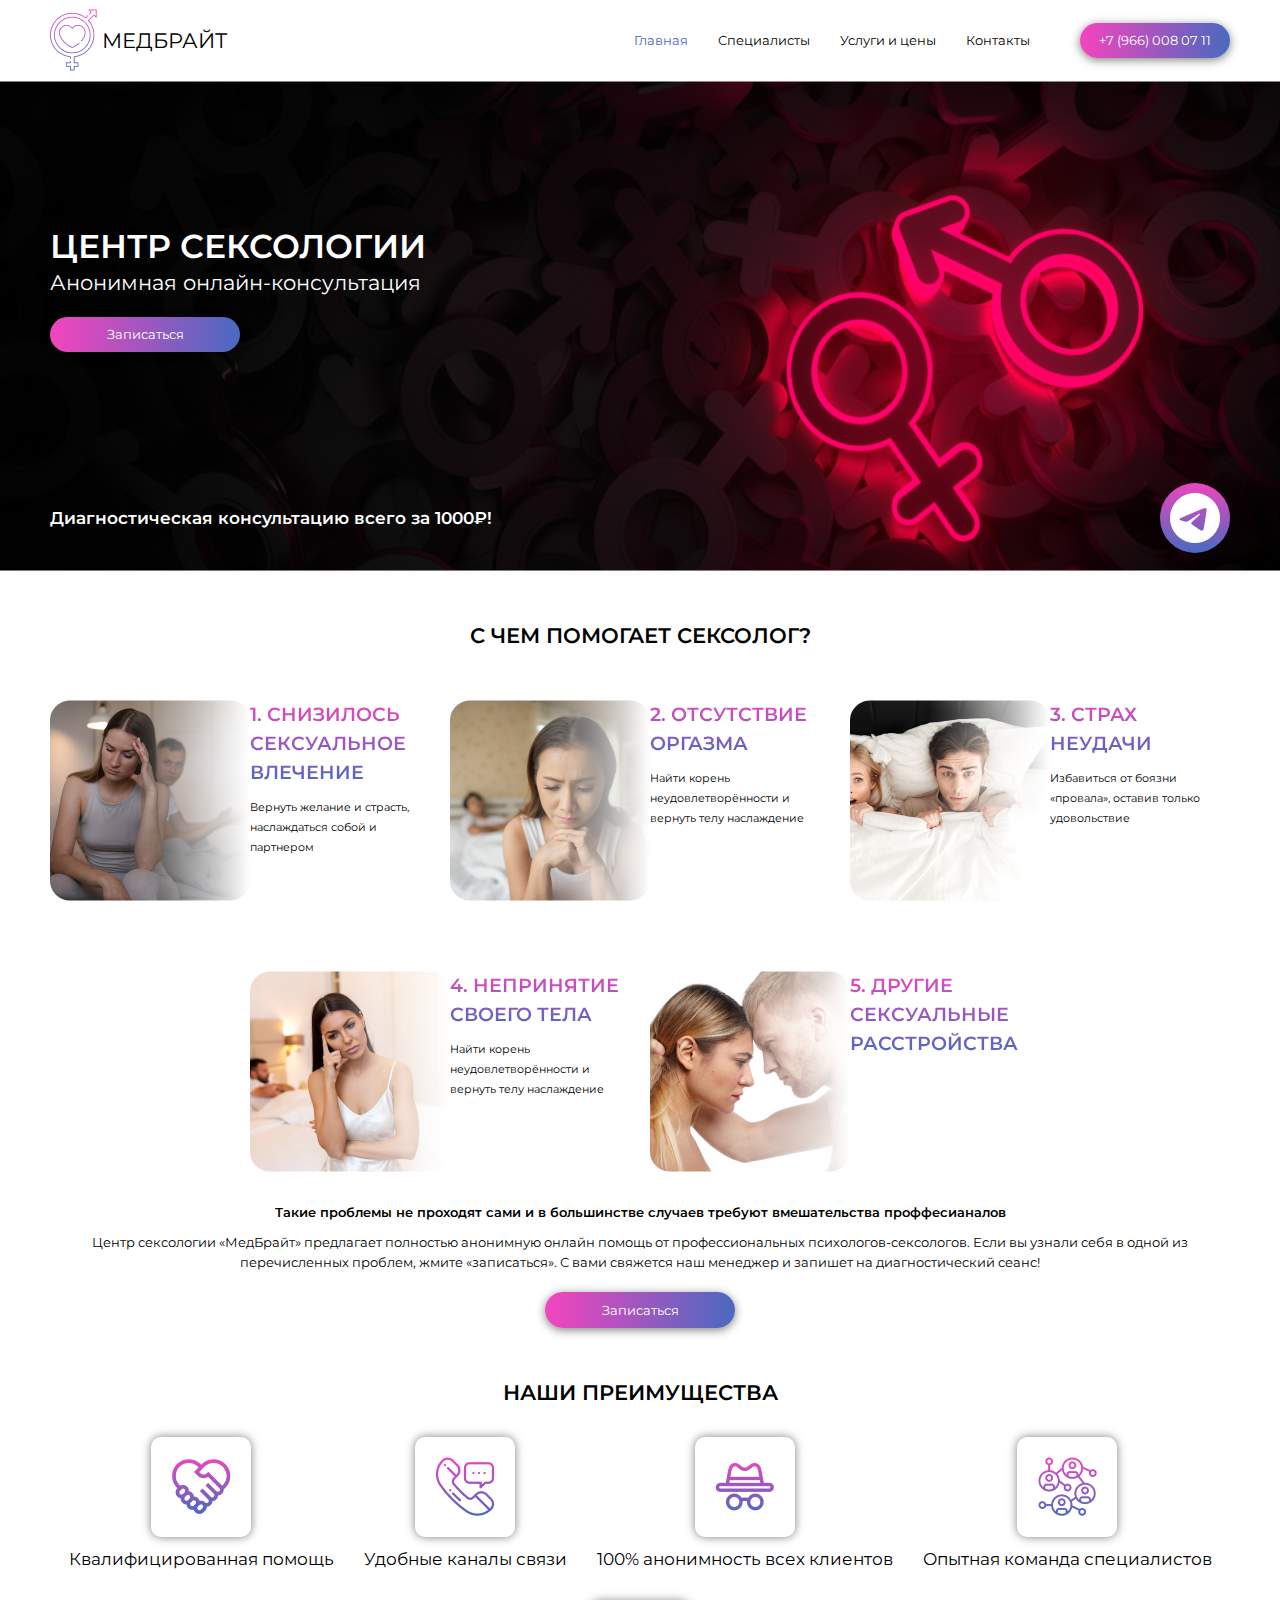
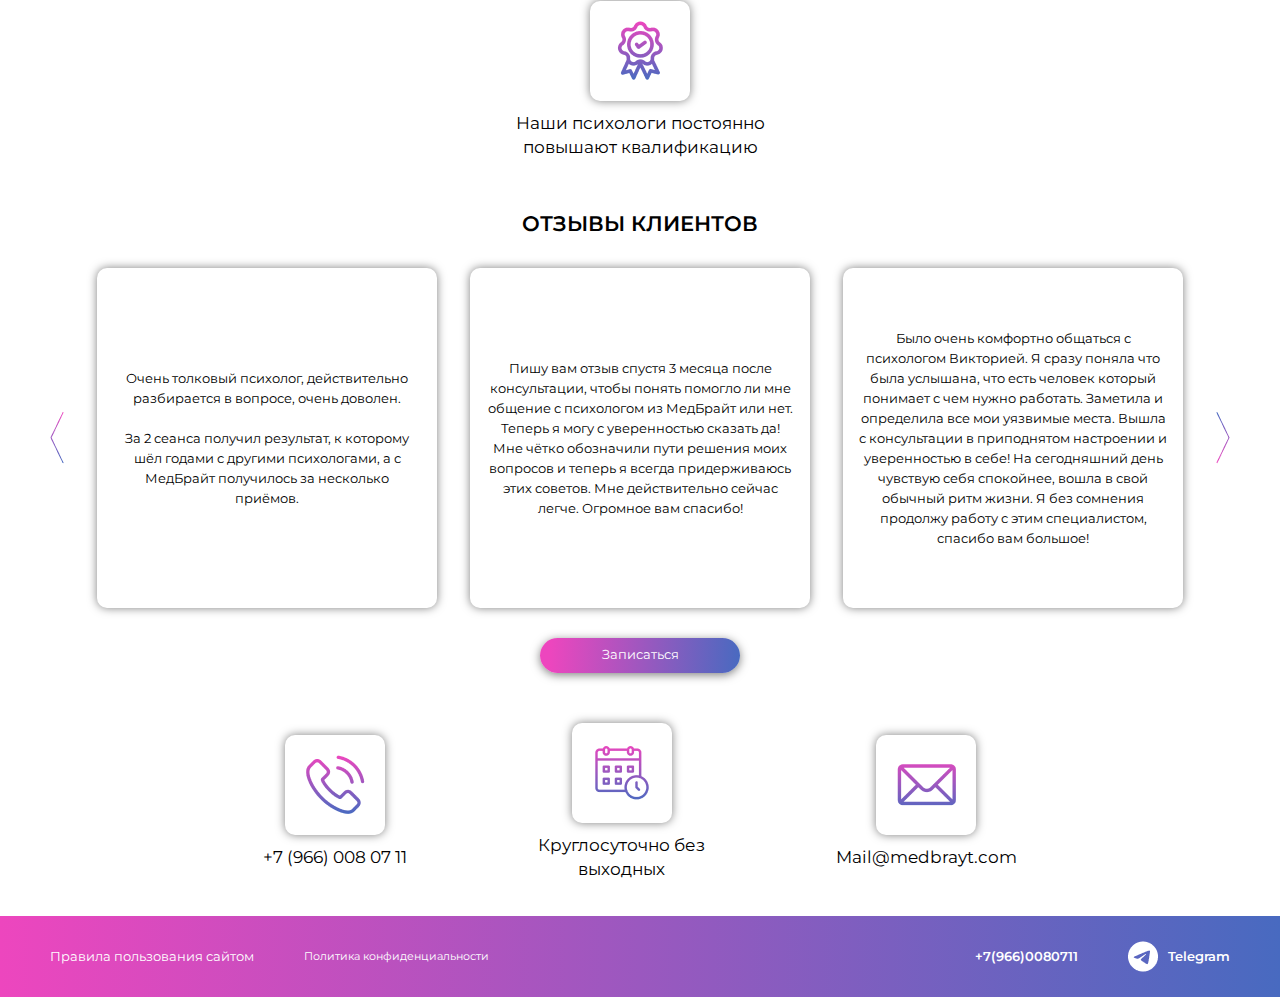
<file: index.html>
<!DOCTYPE html>
<html lang="en">
  <head>
    <meta charset="UTF-8" />
    <meta http-equiv="X-UA-Compatible" content="IE=edge" />
    <meta name="viewport" content="width=device-width, initial-scale=1.0" />
    <link rel="preconnect" href="https://fonts.googleapis.com" />
    <link rel="preconnect" href="https://fonts.gstatic.com" crossorigin />
    <link
      href="https://fonts.googleapis.com/css2?family=Montserrat:ital,wght@0,200;0,300;0,400;0,500;0,600;0,700;0,800;1,100;1,200&display=swap"
      rel="stylesheet"
    />
    <link rel="stylesheet" href="./style/style.css" />
    <link rel="stylesheet" href="./style/zeroing.css" />
    <title>Домашняя</title>
  </head>
  <body>
    <div class="main">
      <div class="main-header">
        <div class="container">
          <div class="main-header__content">
            <div class="main-header-left">
              <div class="main-header-left__logo">
                <img class="main-header-left__logo_img" src="./img/logo.png" alt="logo" />
                <div class="main-header-left__logo_text">МЕДБРАЙТ</div>
              </div>
            </div>
            <div class="main-header-right">
              <div class="main-header-right__links">
                <div class="main-header-right__link main-header-right__link_active">
                  <a href="#">Главная</a>
                </div>
                <div class="main-header-right__link">
                  <a href="#">Специалисты</a>
                </div>
                <div class="main-header-right__link">
                  <a href="#">Услуги и цены</a>
                </div>
                <div class="main-header-right__link">
                  <a href="#">Контакты</a>
                </div>
              </div>
              <div class="main-header-right__btnnumber">
                <button>+7 (966) 008 07 11</button>
              </div>
            </div>
            <div class="main-header-right-mob">
              <div class="main-header-right-mob__burger">
                <a href="#">
                  <img src="./img/burger-menu.png" alt="" />
                </a>
              </div>
            </div>
          </div>
        </div>
      </div>
      <div class="main-header-mob">
        <div class="main-header-mob__top">
          <div class="main-header-mob__close">
            <a href="#">
              <img src="./img/close-burger-menu.png" alt="close-burger-menu" />
            </a>
          </div>
          <div class="main-header-mob__btn">
            <button>+7 (966) 008 07 11</button>
          </div>
          <div class="main-header-mob__links">
            <div class="main-header-mob__link main-header-mob__link_active">
              <a href="#">Главная</a>
            </div>
            <div class="main-header-mob__link">
              <a href="#">Специалисты</a>
            </div>
            <div class="main-header-mob__link">
              <a href="#">Услуги и цены</a>
            </div>
            <div class="main-header-mob__link">
              <a href="#">Контакты</a>
            </div>
          </div>
        </div>
        <div class="main-header-mob__bottom">
          <div class="main-header-mob__infologo">
            <a class="main-header-mob__infologo_link" href="#">
              <img src="./img/burger-header-telegram.png" alt="burger-header-telegram" />
            </a>
            <div class="main-header-mob__infologo_text">Telegram</div>
          </div>
          <div class="main-header-mob__rule">
            <div class="main-header-mob__rule_one">
              <a href="#">Правила пользования сайтом</a>
            </div>
            <div class="main-header-mob__rule_two">
              <a href="#">Политика конфиденциальности</a>
            </div>
          </div>
        </div>
      </div>
      <div class="main-subheader">
        <div class="container">
          <div class="main-subheader__title">ЦЕНТР СЕКСОЛОГИИ</div>
          <div class="main-subheader__text">Анонимная онлайн-консультация</div>
          <div class="main-subheader__btn">
            <button>Записаться</button>
          </div>
          <div class="main-subheader__info">
            <div class="main-subheader__info__text">
              Диагностическая консультацию всего за 1000₽!
            </div>
            <div class="main-subheader__info_logo">
              <a href="#">
                <img src="./img/subheader-telegram.png" alt="subheader-telegram" />
              </a>
            </div>
          </div>
          <div class="main-subheader__btnmob">
            <button>Записаться</button>
          </div>
        </div>
      </div>
      <div class="main-helpsexol">
        <div class="container">
          <div class="main-helpsexol__title">С чем помогает сексолог?</div>
          <div class="main-helpsexol__content">
            <div class="main-helpsexol__content__block">
              <img src="./img/list-one.png" alt="" />
              <div>
                <div class="main-helpsexol__content__block_title">
                  1. Снизилось сексуальное влечение
                </div>
                <div class="main-helpsexol__content__block_text">
                  Вернуть желание и страсть, наслаждаться собой и партнером
                </div>
              </div>
            </div>
            <div class="main-helpsexol__content__block">
              <img src="./img/list-two.png" alt="" />
              <div>
                <div class="main-helpsexol__content__block_title">2. Отсутствие оргазма</div>
                <div class="main-helpsexol__content__block_text">
                  Найти корень неудовлетворённости и вернуть телу наслаждение
                </div>
              </div>
            </div>
            <div class="main-helpsexol__content__block">
              <img src="./img/list-three.png" alt="" />
              <div>
                <div class="main-helpsexol__content__block_title">3. Страх неудачи</div>
                <div class="main-helpsexol__content__block_text">
                  Избавиться от боязни «провала», оставив только удовольствие
                </div>
              </div>
            </div>
            <div class="main-helpsexol__content__block">
              <img src="./img/list-four.png" alt="" />
              <div>
                <div class="main-helpsexol__content__block_title">4. Непринятие своего тела</div>
                <div class="main-helpsexol__content__block_text">
                  Найти корень неудовлетворённости и вернуть телу наслаждение
                </div>
              </div>
            </div>
            <div class="main-helpsexol__content__block">
              <img src="./img/list-five.png" alt="" />
              <div>
                <div class="main-helpsexol__content__block_title">
                  5. Другие сексуальные расстройства
                </div>
              </div>
            </div>
          </div>
          <div class="main-helpsexolmob__content">
            <div class="main-helpsexolmob__content__block">
              <img src="./img/list-one.png" alt="" />
              <div>
                <div class="main-helpsexolmob__content__block_title">
                  1. Снизилось сексуальное влечение
                </div>
                <div class="main-helpsexolmob__content__block_text">
                  Вернуть желание и страсть, наслаждаться собой и партнером
                </div>
              </div>
            </div>
          </div>
          <div class="main-helpsexolmob__tgl">
            <a href="#">
              <div class="main-helpsexolmob__tgl_toggle main-helpsexolmob__tgl_toggle_act"></div>
            </a>
            <a href="#">
              <div class="main-helpsexolmob__tgl_toggle"></div>
            </a>
            <a href="#">
              <div class="main-helpsexolmob__tgl_toggle"></div>
            </a>
            <a href="#">
              <div class="main-helpsexolmob__tgl_toggle"></div>
            </a>
            <a href="#">
              <div class="main-helpsexolmob__tgl_toggle"></div>
            </a>
          </div>
          <div class="main-helpsexol__infoone">
            Такие проблемы не проходят сами и в большинстве случаев требуют вмешательства
            проффесианалов
          </div>
          <div class="main-helpsexol__infotwo">
            Центр сексологии «МедБрайт» предлагает полностью анонимную онлайн помощь от
            профессиональных психологов-сексологов. Если вы узнали себя в одной из перечисленных
            проблем, жмите «записаться». С вами свяжется наш менеджер и запишет на диагностический
            сеанс!
            <div class="main-helpsexol__ord">
              <button>Записаться</button>
            </div>
          </div>
        </div>
      </div>
      <div class="main-ourben">
        <div class="container">
          <div class="main-ourben__title">Наши преимущества</div>
          <div class="main-ourben__content">
            <div class="main-ourben__content_ben">
              <div class="main-ourben__content_ben_img">
                <img src="./img/our-ben-one.png" alt="our-ben-one" />
              </div>
              <div class="main-ourben__content_ben_text">Квалифицированная помощь</div>
            </div>
            <div class="main-ourben__content_ben">
              <div class="main-ourben__content_ben_img">
                <img src="./img/our-ben-two.png" alt="our-ben-two" />
              </div>
              <div class="main-ourben__content_ben_text">Удобные каналы связи</div>
            </div>
            <div class="main-ourben__content_ben">
              <div class="main-ourben__content_ben_img">
                <img src="./img/our-ben-three.png" alt="our-ben-three" />
              </div>
              <div class="main-ourben__content_ben_text">100% анонимность всех клиентов</div>
            </div>
            <div class="main-ourben__content_ben">
              <div class="main-ourben__content_ben_img">
                <img src="./img/our-ben-four.png" alt="our-ben-four" />
              </div>
              <div class="main-ourben__content_ben_text">Опытная команда специалистов</div>
            </div>
            <div class="main-ourben__content_ben">
              <div class="main-ourben__content_ben_img">
                <img src="./img/our-ben-five.png" alt="our-ben-five" />
              </div>
              <div class="main-ourben__content_ben_text">
                Наши психологи постоянно повышают квалификацию
              </div>
            </div>
          </div>
        </div>
      </div>
      <div class="main-reviews">
        <div class="container">
          <div class="main-reviews__title">Отзывы клиентов</div>
          <div class="main-reviews__content">
            <div class="main-reviews__content__arrowb">
              <a href="#">
                <img src="./img/reviews-arrow-back.png" alt="reviews-arrow-back" />
              </a>
            </div>
            <div class="main-reviews__content__rev">
              <div class="main-reviews__content__rev_text">
                Очень толковый психолог, действительно разбирается в вопросе, очень доволен.
                <br /><br />
                За 2 сеанса получил результат, к которому шёл годами с другими психологами, а с
                МедБрайт получилось за несколько приёмов.
              </div>
            </div>
            <div class="main-reviews__content__rev">
              <div class="main-reviews__content__rev_text">
                Пишу вам отзыв спустя 3 месяца после консультации, чтобы понять помогло ли мне
                общение с психологом из МедБрайт или нет. <br />
                Теперь я могу с уверенностью сказать да! Мне чётко обозначили пути решения моих
                вопросов и теперь я всегда придерживаюсь этих советов. Мне действительно сейчас
                легче. Огромное вам спасибо!
              </div>
            </div>
            <div class="main-reviews__content__rev">
              <div class="main-reviews__content__rev_text">
                Было очень комфортно общаться с психологом Викторией. Я сразу поняла что была
                услышана, что есть человек который понимает с чем нужно работать. Заметила и
                определила все мои уязвимые места. Вышла с консультации в приподнятом настроении и
                уверенностью в себе! На сегодняшний день чувствую себя спокойнее, вошла в свой
                обычный ритм жизни. Я без сомнения продолжу работу с этим специалистом, спасибо вам
                большое!
              </div>
            </div>
            <div class="main-reviews__content__revmob">
              <div class="main-reviews__content__revmob_text">
                Очень толковый психолог, действительно разбирается в вопросе, очень доволен.
                <br /><br />
                За 2 сеанса получил результат, к которому шёл годами с другими психологами, а с
                МедБрайт получилось за несколько приёмов.
              </div>
            </div>
            <div class="main-reviews__content__arrown">
              <a href="#">
                <img src="./img/reviews-arrow-next.png" alt="reviews-arrow-next" />
              </a>
            </div>
          </div>
          <div class="main-reviews__list">
            <a href="#">
              <div class="main-reviews__list_c main-reviews__list_c_active"></div>
            </a>
            <a href="#">
              <div class="main-reviews__list_c"></div>
            </a>
            <a href="#">
              <div class="main-reviews__list_c"></div>
            </a>
          </div>
          <div class="main-reviews__btn">
            <button>Записаться</button>
          </div>
        </div>
      </div>
      <div class="main-subfooter">
        <div class="container">
          <div class="main-subfooter__content">
            <div class="main-subfooter__content_block">
              <div class="main-subfooter__content_block_img">
                <img src="./img/sub-footer-one.png" alt="sub-footer-one" />
              </div>
              <div class="main-subfooter__content_block_text">+7 (966) 008 07 11</div>
            </div>
            <div class="main-subfooter__content_block">
              <div class="main-subfooter__content_block_img">
                <img src="./img/sub-footer-two.png" alt="sub-footer-two" />
              </div>
              <div class="main-subfooter__content_block_text">Круглосуточно без выходных</div>
            </div>
            <div class="main-subfooter__content_block">
              <div class="main-subfooter__content_block_img">
                <img src="./img/sub-footer-three.png" alt="sub-footer-three" />
              </div>
              <div class="main-subfooter__content_block_text">Mail@medbrayt.com</div>
            </div>
          </div>
        </div>
      </div>
      <div class="main-footer">
        <div class="container">
          <div class="main-footer-content">
            <div class="main-footer-left">
              <div class="main-footer-left__textone">Правила пользования сайтом</div>
              <div class="main-footer-left__texttwo">Политика конфиденциальности</div>
            </div>
            <div class="main-footer-right">
              <div class="main-footer-right__textone">+7(966)0080711</div>
              <div class="main-footer-right__texttwo">
                <div class="main-footer-right__texttwo_img">
                  <a href="#">
                    <img src="./img/footer-telegram.png" alt="footer-telegram" />
                  </a>
                </div>
                <div class="main-footer-right__texttwo_text">Telegram</div>
              </div>
            </div>
          </div>
        </div>
      </div>
    </div>
  </body>
</html>
</file>
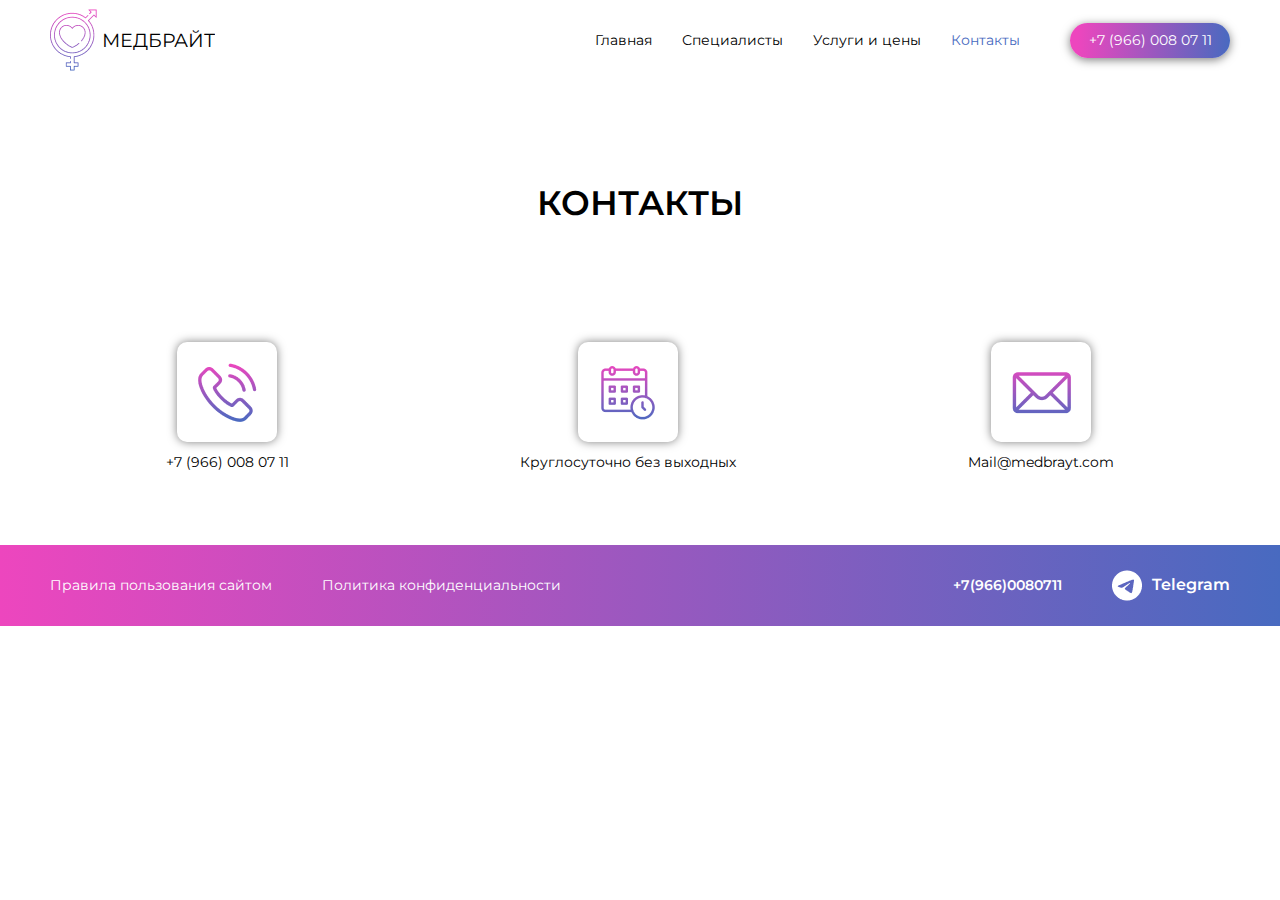
<file: indexContact.html>
<!DOCTYPE html>
<html lang="en">
  <head>
    <meta charset="UTF-8" />
    <meta http-equiv="X-UA-Compatible" content="IE=edge" />
    <meta name="viewport" content="width=device-width, initial-scale=1.0" />
    <link rel="preconnect" href="https://fonts.googleapis.com" />
    <link rel="preconnect" href="https://fonts.gstatic.com" crossorigin />
    <link
      href="https://fonts.googleapis.com/css2?family=Montserrat:ital,wght@0,200;0,300;0,400;0,500;0,600;0,700;0,800;1,100;1,200&display=swap"
      rel="stylesheet"
    />
    <link rel="stylesheet" href="./style/styleContact.css" />
    <link rel="stylesheet" href="./style/zeroing.css" />
    <title>Контакты</title>
  </head>
  <body>
    <div class="main">
      <div class="main-header">
        <div class="container">
          <div class="main-header__content">
            <div class="main-header-left">
              <div class="main-header-left__logo">
                <img class="main-header-left__logo_img" src="./img/logo.png" alt="logo" />
                <div class="main-header-left__logo_text">МЕДБРАЙТ</div>
              </div>
            </div>
            <div class="main-header-right">
              <div class="main-header-right__links">
                <div class="main-header-right__link">
                  <a href="#">Главная</a>
                </div>
                <div class="main-header-right__link">
                  <a href="#">Специалисты</a>
                </div>
                <div class="main-header-right__link">
                  <a href="#">Услуги и цены</a>
                </div>
                <div class="main-header-right__link main-header-right__link_active">
                  <a href="#">Контакты</a>
                </div>
              </div>
              <div class="main-header-right__btnnumber">
                <button>+7 (966) 008 07 11</button>
              </div>
            </div>
            <div class="main-header-right-mob">
              <div class="main-header-right-mob__burger">
                <a href="#">
                  <img src="./img/burger-menu.png" alt="" />
                </a>
              </div>
            </div>
          </div>
        </div>
      </div>
      <div class="main-header-mob">
        <div class="main-header-mob__top">
          <div class="main-header-mob__close">
            <a href="#">
              <img src="./img/close-burger-menu.png" alt="close-burger-menu" />
            </a>
          </div>
          <div class="main-header-mob__btn">
            <button>+7 (966) 008 07 11</button>
          </div>
          <div class="main-header-mob__links">
            <div class="main-header-mob__link">
              <a href="#">Главная</a>
            </div>
            <div class="main-header-mob__link">
              <a href="#">Специалисты</a>
            </div>
            <div class="main-header-mob__link">
              <a href="#">Услуги и цены</a>
            </div>
            <div class="main-header-mob__link main-header-mob__link_active">
              <a href="#">Контакты</a>
            </div>
          </div>
        </div>
        <div class="main-header-mob__bottom">
          <div class="main-header-mob__infologo">
            <a class="main-header-mob__infologo_link" href="#">
              <img src="./img/burger-header-telegram.png" alt="burger-header-telegram" />
            </a>
            <div class="main-header-mob__infologo_text">Telegram</div>
          </div>
          <div class="main-header-mob__rule">
            <div class="main-header-mob__rule_one">
              <a href="#">Правила пользования сайтом</a>
            </div>
            <div class="main-header-mob__rule_two">
              <a href="#">Политика конфиденциальности</a>
            </div>
          </div>
        </div>
      </div>
      <div class="main-contact">
        <div class="container">
          <div class="main-contact__title">Контакты</div>
          <div class="main-contact__content">
            <div class="main-contact__content_block">
              <div class="main-contact__content_block_img">
                <img src="./img/sub-footer-one.png" alt="sub-footer-one" />
              </div>
              <div class="main-contact__content_block_text">+7 (966) 008 07 11</div>
            </div>
            <div class="main-contact__content_block">
              <div class="main-contact__content_block_img">
                <img src="./img/sub-footer-two.png" alt="sub-footer-two" />
              </div>
              <div class="main-contact__content_block_text">Круглосуточно без выходных</div>
            </div>
            <div class="main-contact__content_block">
              <div class="main-contact__content_block_img">
                <img src="./img/sub-footer-three.png" alt="sub-footer-three" />
              </div>
              <div class="main-contact__content_block_text">Mail@medbrayt.com</div>
            </div>
          </div>
        </div>
      </div>
      <div class="main-footer">
        <div class="container">
          <div class="main-footer-content">
            <div class="main-footer-left">
              <div class="main-footer-left__textone">Правила пользования сайтом</div>
              <div class="main-footer-left__texttwo">Политика конфиденциальности</div>
            </div>
            <div class="main-footer-right">
              <div class="main-footer-right__textone">+7(966)0080711</div>
              <div class="main-footer-right__texttwo">
                <div class="main-footer-right__texttwo_img">
                  <a href="#">
                    <img src="./img/footer-telegram.png" alt="footer-telegram" />
                  </a>
                </div>
                <div class="main-footer-right__texttwo_text">Telegram</div>
              </div>
            </div>
          </div>
        </div>
      </div>
    </div>
  </body>
</html>
</file>
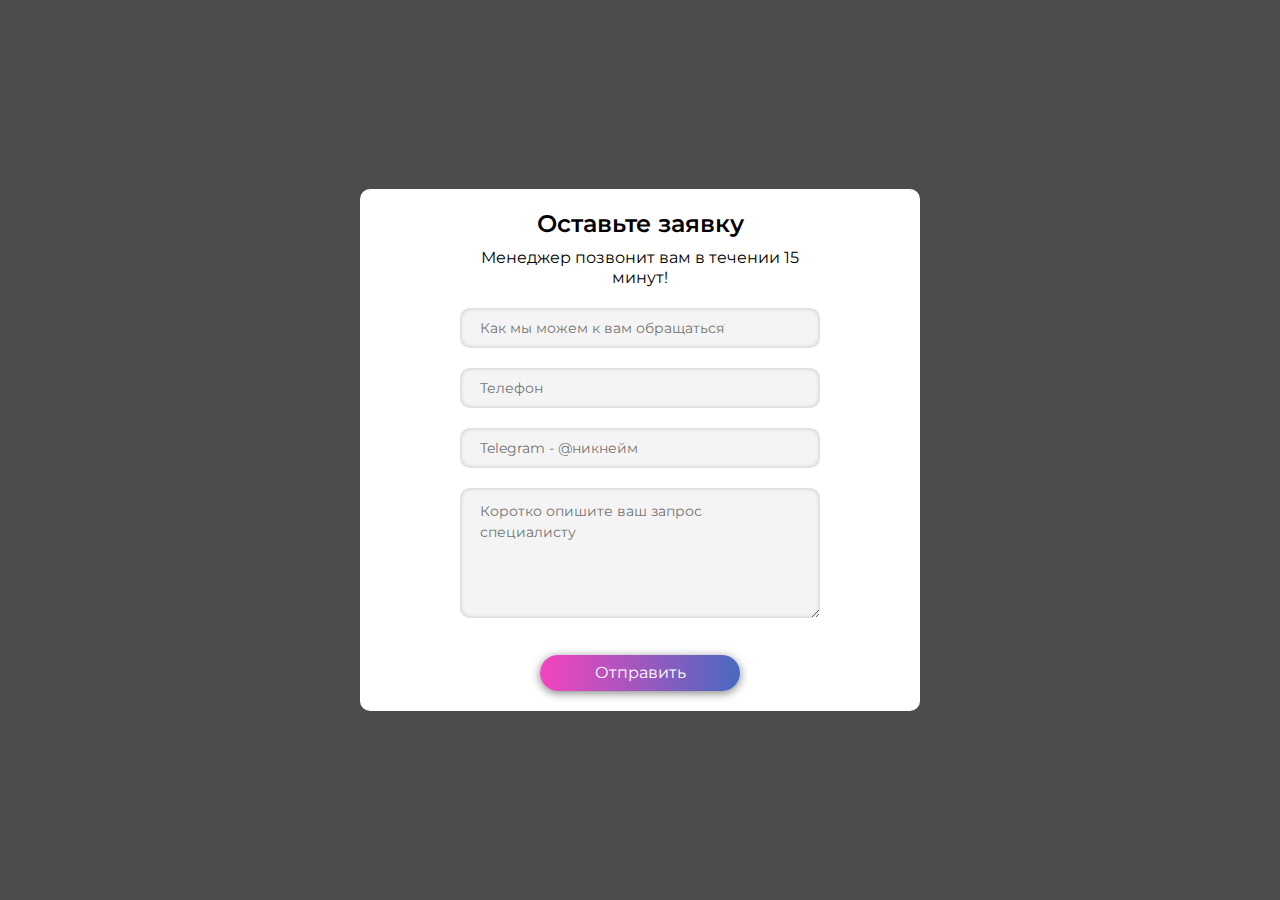
<file: indexPopupOrder.html>
<!DOCTYPE html>
<html lang="en">
  <head>
    <meta charset="UTF-8" />
    <meta http-equiv="X-UA-Compatible" content="IE=edge" />
    <meta name="viewport" content="width=device-width, initial-scale=1.0" />
    <link rel="preconnect" href="https://fonts.googleapis.com" />
    <link rel="preconnect" href="https://fonts.gstatic.com" crossorigin />
    <link
      href="https://fonts.googleapis.com/css2?family=Montserrat:ital,wght@0,200;0,300;0,400;0,500;0,600;0,700;0,800;1,100;1,200&display=swap"
      rel="stylesheet"
    />
    <link rel="stylesheet" href="./style/zeroing.css" />
    <link rel="stylesheet" href="./style/indexPopupOrder.css" />
    <title>Document</title>
  </head>
  <body>
    <div class="main">
      <div class="main-popup-order">
        <div class="main-popup-order__content">
          <div class="main-popup-order__title">Оставьте заявку</div>
          <div class="main-popup-order__subtitle">Менеджер позвонит вам в течении 15 минут!</div>
          <div class="main-popup-order__form">
            <div class="main-popup-order__form_input">
              <input type="text" placeholder="Как мы можем к вам обращаться?" />
            </div>
            <div class="main-popup-order__form_input">
              <input type="text" placeholder="Телефон" />
            </div>
            <div class="main-popup-order__form_input">
              <input type="text" placeholder="Telegram - @никнейм" />
            </div>
            <div class="main-popup-order__form_textarea">
              <textarea placeholder="Коротко опишите ваш запрос специалисту"></textarea>
            </div>
            <div class="main-popup-order__form_btn">
              <button>Отправить</button>
            </div>
          </div>
        </div>
      </div>
    </div>
  </body>
</html>
</file>
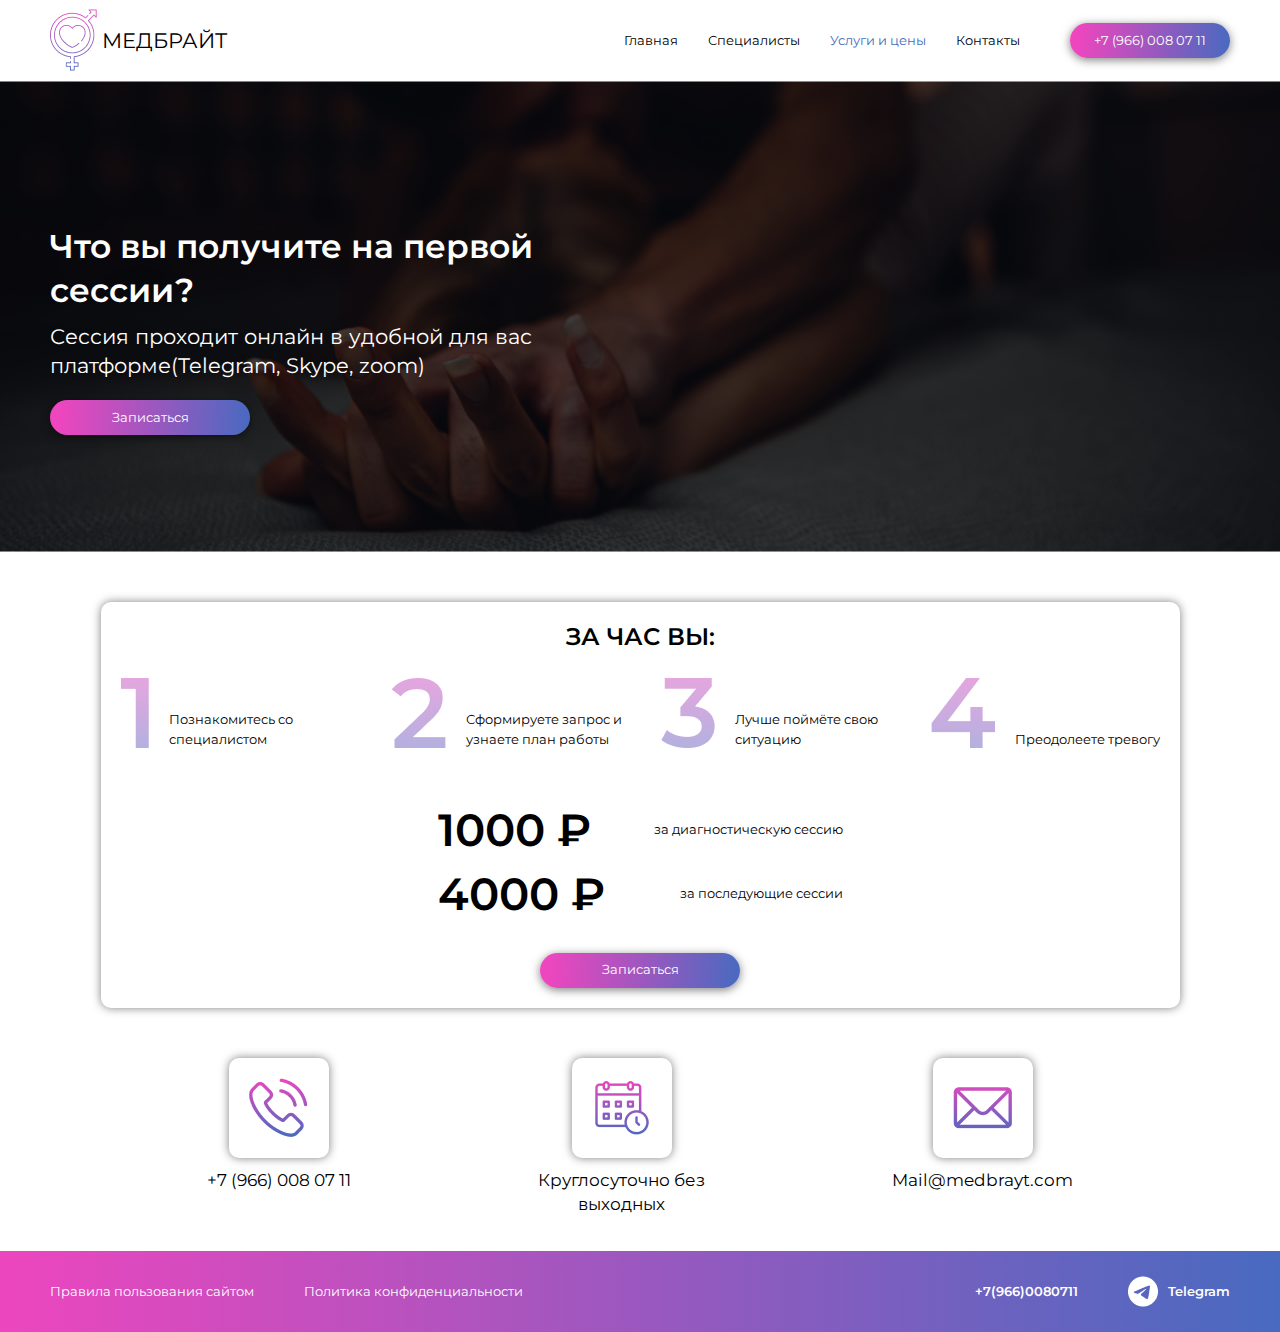
<file: indexPrice.html>
<!DOCTYPE html>
<html lang="en">
  <head>
    <meta charset="UTF-8" />
    <meta http-equiv="X-UA-Compatible" content="IE=edge" />
    <meta name="viewport" content="width=device-width, initial-scale=1.0" />
    <link rel="preconnect" href="https://fonts.googleapis.com" />
    <link rel="preconnect" href="https://fonts.gstatic.com" crossorigin />
    <link
      href="https://fonts.googleapis.com/css2?family=Montserrat:ital,wght@0,200;0,300;0,400;0,500;0,600;0,700;0,800;1,100;1,200&display=swap"
      rel="stylesheet"
    />
    <link rel="stylesheet" href="./style/stylePrice.css" />
    <link rel="stylesheet" href="./style/zeroing.css" />
    <title>Цены</title>
  </head>
  <body>
    <div class="main">
      <div class="main-header">
        <div class="container">
          <div class="main-header__content">
            <div class="main-header-left">
              <div class="main-header-left__logo">
                <img class="main-header-left__logo_img" src="./img/logo.png" alt="logo" />
                <div class="main-header-left__logo_text">МЕДБРАЙТ</div>
              </div>
            </div>
            <div class="main-header-right">
              <div class="main-header-right__links">
                <div class="main-header-right__link">
                  <a href="#">Главная</a>
                </div>
                <div class="main-header-right__link">
                  <a href="#">Специалисты</a>
                </div>
                <div class="main-header-right__link main-header-right__link_active">
                  <a href="#">Услуги и цены</a>
                </div>
                <div class="main-header-right__link">
                  <a href="#">Контакты</a>
                </div>
              </div>
              <div class="main-header-right__btnnumber">
                <button>+7 (966) 008 07 11</button>
              </div>
            </div>
            <div class="main-header-right-mob">
              <div class="main-header-right-mob__burger">
                <a href="#">
                  <img src="./img/burger-menu.png" alt="" />
                </a>
              </div>
            </div>
          </div>
        </div>
      </div>
      <div class="main-header-mob">
        <div class="main-header-mob__top">
          <div class="main-header-mob__close">
            <a href="#">
              <img src="./img/close-burger-menu.png" alt="close-burger-menu" />
            </a>
          </div>
          <div class="main-header-mob__btn">
            <button>+7 (966) 008 07 11</button>
          </div>
          <div class="main-header-mob__links">
            <div class="main-header-mob__link">
              <a href="#">Главная</a>
            </div>
            <div class="main-header-mob__link">
              <a href="#">Специалисты</a>
            </div>
            <div class="main-header-mob__link main-header-mob__link_active">
              <a href="#">Услуги и цены</a>
            </div>
            <div class="main-header-mob__link">
              <a href="#">Контакты</a>
            </div>
          </div>
        </div>
        <div class="main-header-mob__bottom">
          <div class="main-header-mob__infologo">
            <a class="main-header-mob__infologo_link" href="#">
              <img src="./img/burger-header-telegram.png" alt="burger-header-telegram" />
            </a>
            <div class="main-header-mob__infologo_text">Telegram</div>
          </div>
          <div class="main-header-mob__rule">
            <div class="main-header-mob__rule_one">
              <a href="#">Правила пользования сайтом</a>
            </div>
            <div class="main-header-mob__rule_two">
              <a href="#">Политика конфиденциальности</a>
            </div>
          </div>
        </div>
      </div>
      <div class="main-subheader">
        <div class="container">
          <div class="main-subheader__title">Что вы получите на первой сессии?</div>
          <div class="main-subheader__text">
            Сессия проходит онлайн в удобной для вас платформе(Telegram, Skype, zoom)
          </div>
          <div class="main-subheader__btn">
            <button>Записаться</button>
          </div>
        </div>
      </div>
      <div class="main-price">
        <div class="container">
          <div class="main-price__block">
            <div class="main-price__block_title">За час вы:</div>
            <div class="main-price__block_count">
              <div class="main-price__block_count_b">
                <img
                  class="main-price__block_count_b_img"
                  src="./img/price-num-one.png"
                  alt="price-num-one"
                />
                <div class="main-price__block_count_b_text">Познакомитесь со специалистом</div>
              </div>
              <div class="main-price__block_count_b">
                <img
                  class="main-price__block_count_b_img"
                  src="./img/price-num-two.png"
                  alt="price-num-two"
                />
                <div class="main-price__block_count_b_text">
                  Сформируете запрос и узнаете план работы
                </div>
              </div>
              <div class="main-price__block_count_b">
                <img
                  class="main-price__block_count_b_img"
                  src="./img/price-num-three.png"
                  alt="price-num-two"
                />
                <div class="main-price__block_count_b_text">Лучше поймёте свою ситуацию</div>
              </div>
              <div class="main-price__block_count_b">
                <img
                  class="main-price__block_count_b_img"
                  src="./img/price-num-four.png"
                  alt="price-num-two"
                />
                <div class="main-price__block_count_b_text">Преодолеете тревогу</div>
              </div>
            </div>
            <div class="main-price__block_price">
              <div class="main-price__block_price_content">
                <div class="main-price__block_price_content_price">1000 ₽</div>
                <div class="main-price__block_price_content_service">за диагностическую сессию</div>
              </div>
              <div class="main-price__block_price_content">
                <div class="main-price__block_price_content_price">4000 ₽</div>
                <div class="main-price__block_price_content_service">за последующие сессии</div>
              </div>
            </div>
            <div class="main-price__block_btn">
              <button>Записаться</button>
            </div>
          </div>
        </div>
      </div>
      <div class="main-icon">
        <div class="container">
          <div class="main-icon__block">
            <div class="main-icon__content">
              <div class="main-icon__content_img">
                <img src="./img/sub-footer-one.png" alt="sub-footer-one" />
              </div>
              <div class="main-icon__content_text">+7 (966) 008 07 11</div>
            </div>
            <div class="main-icon__content">
              <div class="main-icon__content_img">
                <img src="./img/sub-footer-two.png" alt="sub-footer-one" />
              </div>
              <div class="main-icon__content_text">Круглосуточно без выходных</div>
            </div>
            <div class="main-icon__content">
              <div class="main-icon__content_img">
                <img src="./img/sub-footer-three.png" alt="sub-footer-one" />
              </div>
              <div class="main-icon__content_text">Mail@medbrayt.com</div>
            </div>
          </div>
        </div>
      </div>
      <div class="main-footer">
        <div class="container">
          <div class="main-footer-content">
            <div class="main-footer-left">
              <div class="main-footer-left__textone">Правила пользования сайтом</div>
              <div class="main-footer-left__texttwo">Политика конфиденциальности</div>
            </div>
            <div class="main-footer-right">
              <div class="main-footer-right__textone">+7(966)0080711</div>
              <div class="main-footer-right__texttwo">
                <div class="main-footer-right__texttwo_img">
                  <a href="#">
                    <img src="./img/footer-telegram.png" alt="footer-telegram" />
                  </a>
                </div>
                <div class="main-footer-right__texttwo_text">Telegram</div>
              </div>
            </div>
          </div>
        </div>
      </div>
    </div>
  </body>
</html>
</file>
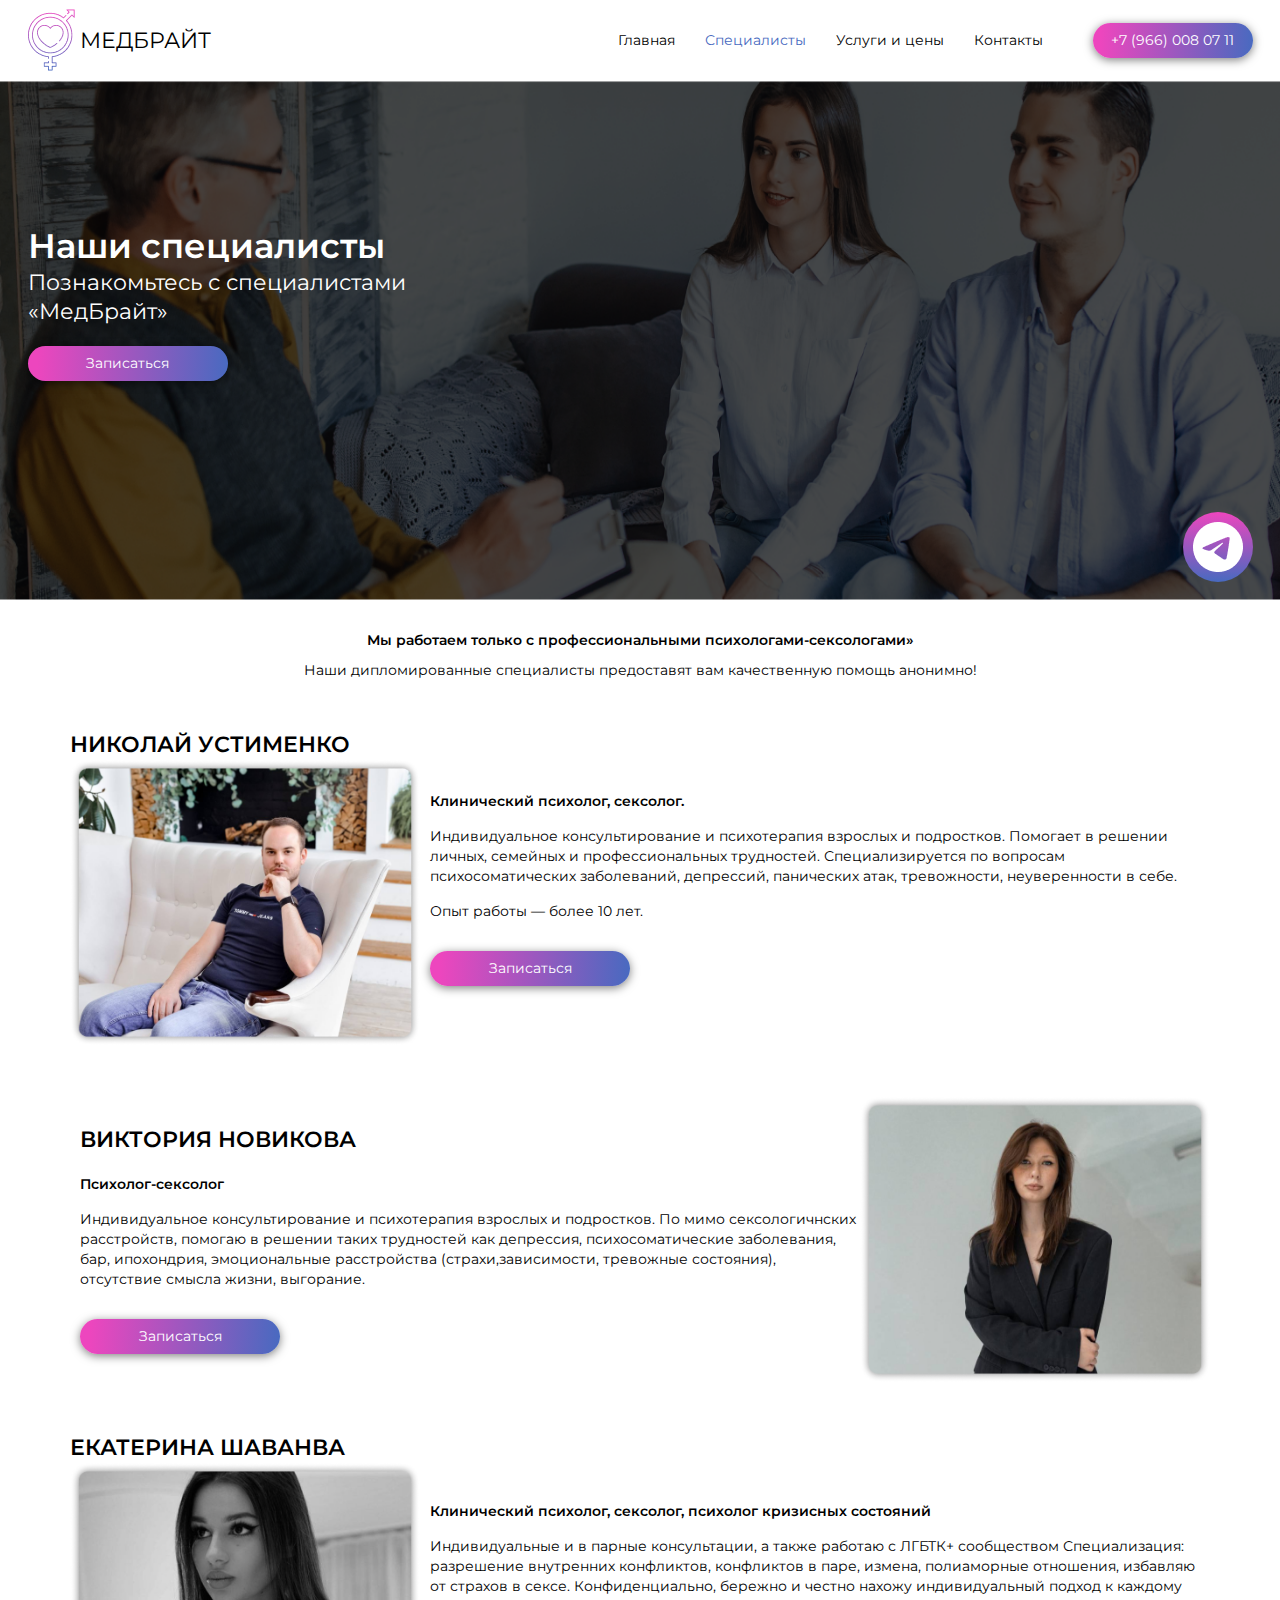
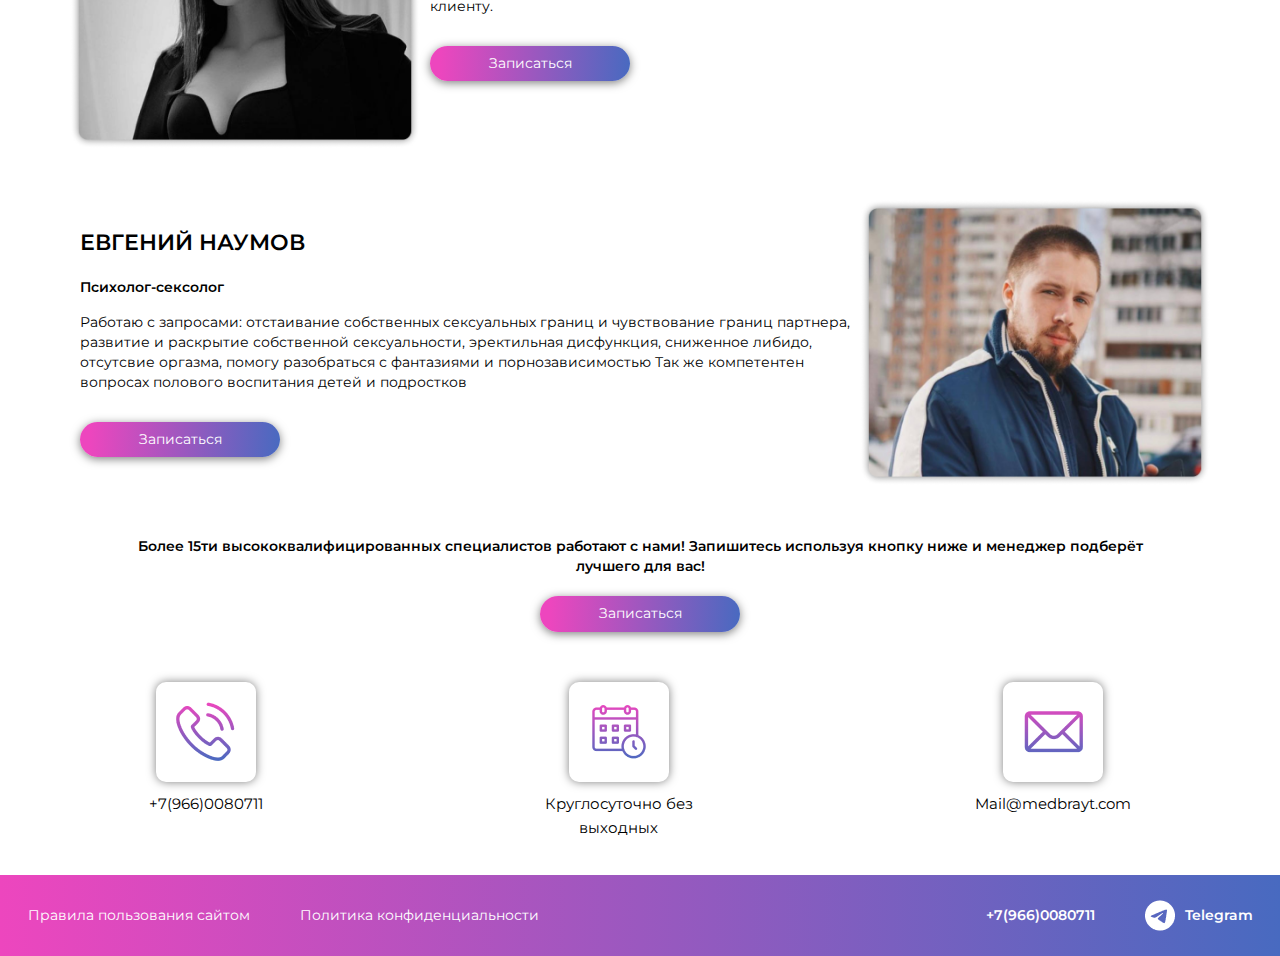
<file: indexSpecialist.html>
<!DOCTYPE html>
<html lang="en">
  <head>
    <meta charset="UTF-8" />
    <meta http-equiv="X-UA-Compatible" content="IE=edge" />
    <meta name="viewport" content="width=device-width, initial-scale=1.0" />
    <link rel="preconnect" href="https://fonts.googleapis.com" />
    <link rel="preconnect" href="https://fonts.gstatic.com" crossorigin />
    <link
      href="https://fonts.googleapis.com/css2?family=Montserrat:ital,wght@0,200;0,300;0,400;0,500;0,600;0,700;0,800;1,100;1,200&display=swap"
      rel="stylesheet"
    />
    <link rel="stylesheet" href="./style/styleSpecialist.css" />
    <link rel="stylesheet" href="./style/zeroing.css" />
    <title>Специалисты</title>
  </head>
  <body>
    <div class="main">
      <div class="main-header">
        <div class="container">
          <div class="main-header__content">
            <div class="main-header-left">
              <div class="main-header-left__logo">
                <img class="main-header-left__logo_img" src="./img/logo.png" alt="logo" />
                <div class="main-header-left__logo_text">МЕДБРАЙТ</div>
              </div>
            </div>
            <div class="main-header-right">
              <div class="main-header-right__links">
                <div class="main-header-right__link">
                  <a href="#">Главная</a>
                </div>
                <div class="main-header-right__link main-header-right__link_active">
                  <a href="#">Специалисты</a>
                </div>
                <div class="main-header-right__link">
                  <a href="#">Услуги и цены</a>
                </div>
                <div class="main-header-right__link">
                  <a href="#">Контакты</a>
                </div>
              </div>
              <div class="main-header-right__btnnumber">
                <button>+7 (966) 008 07 11</button>
              </div>
            </div>
            <div class="main-header-right-mob">
              <div class="main-header-right-mob__burger">
                <a href="#">
                  <img src="./img/burger-menu.png" alt="" />
                </a>
              </div>
            </div>
          </div>
        </div>
      </div>
      <div class="main-header-mob">
        <div class="main-header-mob__top">
          <div class="main-header-mob__close">
            <a href="#">
              <img src="./img/close-burger-menu.png" alt="close-burger-menu" />
            </a>
          </div>
          <div class="main-header-mob__btn">
            <button>+7 (966) 008 07 11</button>
          </div>
          <div class="main-header-mob__links">
            <div class="main-header-mob__link">
              <a href="#">Главная</a>
            </div>
            <div class="main-header-mob__link main-header-mob__link_active">
              <a href="#">Специалисты</a>
            </div>
            <div class="main-header-mob__link">
              <a href="#">Услуги и цены</a>
            </div>
            <div class="main-header-mob__link">
              <a href="#">Контакты</a>
            </div>
          </div>
        </div>
        <div class="main-header-mob__bottom">
          <div class="main-header-mob__infologo">
            <a class="main-header-mob__infologo_link" href="#">
              <img src="./img/burger-header-telegram.png" alt="burger-header-telegram" />
            </a>
            <div class="main-header-mob__infologo_text">Telegram</div>
          </div>
          <div class="main-header-mob__rule">
            <div class="main-header-mob__rule_one">
              <a href="#">Правила пользования сайтом</a>
            </div>
            <div class="main-header-mob__rule_two">
              <a href="#">Политика конфиденциальности</a>
            </div>
          </div>
        </div>
      </div>
      <div class="main-subheader">
        <div class="container">
          <div class="main-subheader__content">
            <div class="main-subheader__title">Наши специалисты</div>
            <div class="main-subheader__text">Познакомьтесь с специалистами «МедБрайт»</div>
            <div class="main-subheader__btn">
              <button>Записаться</button>
            </div>
            <div class="main-subheader__info">
              <div class="main-subheader__info__text">
                Диагностическая консультацию всего за 1000₽!
              </div>
              <div class="main-subheader__info_logo">
                <a href="#">
                  <img src="./img/subheader-telegram.png" alt="subheader-telegram" />
                </a>
              </div>
            </div>
          </div>
        </div>
      </div>
      <div class="main-information">
        <div class="container">
          <div class="main-information__title">
            Мы работаем только с профессиональными психологами-сексологами»
          </div>
          <div class="main-information__text">
            Наши дипломированные специалисты предоставят вам качественную помощь анонимно!
          </div>
        </div>
      </div>
      <div class="main-specialist">
        <div class="container">
          <div class="main-specialist__blockl">
            <div class="main-specialist__blockl_left">
              <div class="main-specialist__blockl_left_title">Николай Устименко</div>
              <div class="main-specialist__blockl_left_img">
                <img src="./img/spec-ustinenko-photo.png" alt="spec-ustinenko-photo" />
              </div>
            </div>
            <div class="main-specialist__blockl_right">
              <div class="main-specialist__blockl_right_title">Клинический психолог, сексолог.</div>
              <div class="main-specialist__blockl_right_text">
                Индивидуальное консультирование и психотерапия взрослых и подростков. Помогает в
                решении личных, семейных и профессиональных трудностей. Специализируется по вопросам
                психосоматических заболеваний, депрессий, панических атак, тревожности,
                неуверенности в себе.
              </div>
              <div class="main-specialist__blockl_right_text">Опыт работы — более 10 лет.</div>
              <div class="main-specialist__blockl_right_btn">
                <button>Записаться</button>
              </div>
            </div>
          </div>
          <div class="main-specialist__blockr">
            <div class="main-specialist__blockr_left">
              <div class="main-specialist__blockr_left_titleb">Виктория Новикова</div>
              <div class="main-specialist__blockr_left_title">Психолог-сексолог</div>
              <div class="main-specialist__blockr_left_text">
                Индивидуальное консультирование и психотерапия взрослых и подростков. По мимо
                сексологичнских расстройств, помогаю в решении таких трудностей как депрессия,
                психосоматические заболевания, бар, ипохондрия, эмоциональные расстройства
                (страхи,зависимости, тревожные состояния), отсутствие смысла жизни, выгорание.
              </div>
              <div class="main-specialist__blockr_left_btn">
                <button>Записаться</button>
              </div>
            </div>
            <div class="main-specialist__blockr_right">
              <div class="main-specialist__blockr_right_img">
                <img src="./img/spec-novikova-photo.png" alt="spec-novikova-photo" />
              </div>
            </div>
          </div>
          <div class="main-specialist__blockl">
            <div class="main-specialist__blockl_left">
              <div class="main-specialist__blockl_left_title">Екатерина Шаванва</div>
              <div class="main-specialist__blockl_left_img">
                <img src="./img/spec-shavanba-photo.png" alt="spec-shavanba-photo" />
              </div>
            </div>
            <div class="main-specialist__blockl_right">
              <div class="main-specialist__blockl_right_title">
                Клинический психолог, сексолог, психолог кризисных состояний
              </div>
              <div class="main-specialist__blockl_right_text">
                Индивидуальные и в парные консультации, а также работаю с ЛГБТК+ сообществом
                Специализация: разрешение внутренних конфликтов, конфликтов в паре, измена,
                полиаморные отношения, избавляю от страхов в сексе. Конфиденциально, бережно и
                честно нахожу индивидуальный подход к каждому клиенту.
              </div>
              <div class="main-specialist__blockl_right_btn">
                <button>Записаться</button>
              </div>
            </div>
          </div>
          <div class="main-specialist__blockr">
            <div class="main-specialist__blockr_left">
              <div class="main-specialist__blockr_left_titleb">Евгений Наумов</div>
              <div class="main-specialist__blockr_left_title">Психолог-сексолог</div>
              <div class="main-specialist__blockr_left_text">
                Работаю с запросами: отстаивание собственных сексуальных границ и чувствование
                границ партнера, развитие и раскрытие собственной сексуальности, эректильная
                дисфункция, сниженное либидо, отсутсвие оргазма, помогу разобраться с фантазиями и
                порнозависимостью Так же компетентен вопросах полового воспитания детей и подростков
              </div>
              <div class="main-specialist__blockr_left_btn">
                <button>Записаться</button>
              </div>
            </div>
            <div class="main-specialist__blockr_right">
              <div class="main-specialist__blockr_right_img">
                <img src="./img/spec-naumov-photo.png" alt="spec-naumov-photo" />
              </div>
            </div>
          </div>
        </div>
      </div>
      <div class="main-entry">
        <div class="container">
          <div class="main-entry__block">
            <div class="main-entry__title">
              Более 15ти высококвалифицированных специалистов работают с нами! Запишитесь используя
              кнопку ниже и менеджер подберёт лучшего для вас!
            </div>
            <div class="main-entry__btn">
              <button>Записаться</button>
            </div>
          </div>
        </div>
      </div>
      <div class="main-info-icon">
        <div class="container">
          <div class="main-info__content">
            <div class="main-info__block">
              <div class="main-info__block_img">
                <img src="./img/sub-footer-one.png" alt="" />
              </div>
              <div class="main-info__block_text">+7(966)0080711</div>
            </div>
            <div class="main-info__block">
              <div class="main-info__block_img">
                <img src="./img/sub-footer-two.png" alt="" />
              </div>
              <div class="main-info__block_text">Круглосуточно без выходных</div>
            </div>
            <div class="main-info__block">
              <div class="main-info__block_img">
                <img src="./img/sub-footer-three.png" alt="" />
              </div>
              <div class="main-info__block_text">Mail@medbrayt.com</div>
            </div>
          </div>
        </div>
      </div>
      <div class="main-footer">
        <div class="container">
          <div class="main-footer-content">
            <div class="main-footer-left">
              <div class="main-footer-left__textone">Правила пользования сайтом</div>
              <div class="main-footer-left__texttwo">Политика конфиденциальности</div>
            </div>
            <div class="main-footer-right">
              <div class="main-footer-right__textone">+7(966)0080711</div>
              <div class="main-footer-right__texttwo">
                <div class="main-footer-right__texttwo_img">
                  <a href="#">
                    <img src="./img/footer-telegram.png" alt="footer-telegram" />
                  </a>
                </div>
                <div class="main-footer-right__texttwo_text">Telegram</div>
              </div>
            </div>
          </div>
        </div>
      </div>
    </div>
  </body>
</html>
</file>
<file: style/style.css>
.main {
  width: 100%;
  height: 100vh;
  position: relative;
}

.container {
  max-width: 1180px;
  margin: 0 auto;
}

.main-header {
  padding: 9.47px 0 10px 0;
}

.main-header__content {
  display: flex;
  align-items: center;
  justify-content: space-between;
}

.main-header-left__logo {
  display: flex;
  align-items: center;
}

.main-header-left__logo_text {
  margin-left: 5px;
  font-family: "Montserrat";
  font-style: normal;
  font-weight: 400;
  font-size: 24px;
  line-height: 29px;
  color: #000000;
}

.main-header-right {
  display: flex;
  align-items: center;
}

.main-header-right__links {
  display: flex;
}

.main-header-right__link > a {
  font-family: "Montserrat";
  font-style: normal;
  font-weight: 400;
  font-size: 16px;
  text-decoration: none;
  line-height: 20px;
  color: #000000;
}

.main-header-right__link:not(:last-child) {
  margin-right: 30px;
}

.main-header-right__link_active > a {
  color: #486ac0;
}

.main-header-right__btnnumber {
  margin-left: 50px;
}

.main-header-right__btnnumber > button {
  cursor: pointer;
  border: none;
  width: 160px;
  height: 35.1px;
  background: linear-gradient(93.44deg, #ed46be 5.12%, #486ac0 100%);
  box-shadow: 0px 2px 10px rgba(0, 0, 0, 0.5);
  border-radius: 1000px;
  font-family: "Montserrat";
  font-style: normal;
  font-weight: 400;
  font-size: 14px;
  line-height: 20px;
  color: #fff;
}

.main-header-right-mob {
  display: none;
}

/*  */
.main-header-mob {
  display: none;
  flex-direction: column;
  justify-content: space-between;
  padding: 20px 22px 50px 20px;
  position: absolute;
  top: 0;
  right: 0;
  width: 250px;
  height: 100vh;
  background-color: #fff;
  z-index: 10000;
}

.main-header-mob__close > a {
  display: flex;
  justify-content: end;
}

.main-header-mob__btn {
  margin-top: 30px;
  text-align: center;
}

.main-header-mob__btn > button {
  cursor: pointer;
  width: 160px;
  height: 35.1px;
  border: none;
  font-size: 16px;
  background: linear-gradient(93.44deg, #ed46be 5.12%, #486ac0 100%);
  box-shadow: 0px 2px 10px rgba(0, 0, 0, 0.5);
  border-radius: 1000px;
  color: #fff;
}

.main-header-mob__links {
  margin-top: 50px;
  text-align: center;
}

.main-header-mob__link > a {
  font-family: "Montserrat";
  font-style: normal;
  font-weight: 400;
  font-size: 16px;
  line-height: 20px;
  text-align: center;
  color: #000000;
  text-decoration: none;
}

.main-header-mob__link_active > a {
  color: #486ac0;
}

.main-header-mob__infologo {
  display: flex;
  align-items: center;
  justify-content: center;
}

.main-header-mob__infologo_text {
  margin-left: 10px;
  font-family: "Montserrat";
  font-style: normal;
  font-weight: 600;
  font-size: 16px;
  line-height: 20px;
  background: linear-gradient(90.16deg, #ed46be 1.33%, #486ac0 103.35%);
  -webkit-background-clip: text;
  -webkit-text-fill-color: transparent;
  background-clip: text;
}

.main-header-mob__rule {
  margin-top: 19.87px;
}

.main-header-mob__rule_one {
  display: flex;
  justify-content: center;
}

.main-header-mob__rule_one > a {
  font-family: "Montserrat";
  font-style: normal;
  font-weight: 400;
  font-size: 16px;
  line-height: 20px;
  text-align: center;
  color: #000000;
  text-decoration: none;
}

.main-header-mob__rule_two {
  display: flex;
  justify-content: center;
  margin-top: 10px;
}

.main-header-mob__rule_two > a {
  font-family: "Montserrat";
  font-style: normal;
  font-weight: 400;
  font-size: 16px;
  line-height: 20px;
  text-align: center;
  color: #000000;
  text-decoration: none;
}
/*  */

.main-subheader {
  background: url("../img/background-sub-header.png") 0 0/100% 100% no-repeat;
}

.main-subheader__title {
  padding-top: 142.48px;
  font-family: "Montserrat";
  font-style: normal;
  font-weight: 600;
  font-size: 36px;
  line-height: 44px;
  color: #fff;
}

.main-subheader__text {
  font-family: "Montserrat";
  font-style: normal;
  font-weight: 400;
  font-size: 24px;
  line-height: 29px;
  color: #fff;
}

.main-subheader__btn {
  margin-top: 20px;
}

.main-subheader__btn > button {
  cursor: pointer;
  border: none;
  width: 200px;
  font-size: 16px;
  height: 35.1px;
  background: linear-gradient(93.44deg, #ed46be 5.12%, #486ac0 100%);
  box-shadow: 0px 2px 10px rgba(0, 0, 0, 0.5);
  border-radius: 1000px;
  color: #fff;
}

.main-subheader__info {
  display: flex;
  align-items: center;
  justify-content: space-between;
  padding: 130.88px 0 18.53px 0;
}

.main-subheader__info__text {
  font-family: "Montserrat";
  font-style: normal;
  font-weight: 600;
  font-size: 20px;
  line-height: 24px;
  color: #fff;
}

.main-subheader__info_logo {
  display: flex;
  align-items: center;
  justify-content: center;
  border-radius: 100%;
  width: 70px;
  height: 70px;
  background: linear-gradient(180deg, #ed46be 0%, #486ac0 100%);
}

.main-subheader__btnmob {
  display: none;
}

.main-helpsexol {
  padding: 50px 0;
}

.main-helpsexol__title {
  font-family: "Montserrat";
  font-style: normal;
  font-weight: 600;
  font-size: 24px;
  line-height: 29px;
  text-transform: uppercase;
  text-align: center;
  color: #000000;
}

.main-helpsexol__content {
  display: flex;
  flex-wrap: wrap;
  justify-content: center;
  grid-gap: 20px;
}

.main-helpsexol__content__block {
  max-width: 380px;
  display: flex;
  margin-top: 50px;
}

.main-helpsexol__content__block_title {
  font-family: "Montserrat";
  font-style: normal;
  font-weight: 600;
  font-size: 22px;
  line-height: 29px;
  text-transform: uppercase;
  background: linear-gradient(180deg, #ed46be 0%, #486ac0 100%);
  -webkit-background-clip: text;
  -webkit-text-fill-color: transparent;
  background-clip: text;
}

.main-helpsexol__content__block_text {
  margin-top: 10px;
  font-family: "Montserrat";
  font-style: normal;
  font-weight: 400;
  font-size: 14px;
  line-height: 20px;
  color: #000000;
}

.main-helpsexolmob__content {
  display: none;
  flex-wrap: wrap;
  justify-content: center;
  grid-gap: 20px;
}

.main-helpsexolmob__content__block {
  max-width: 380px;
  display: flex;
  margin-top: 50px;
}

.main-helpsexolmob__content__block_title {
  font-family: "Montserrat";
  font-style: normal;
  font-weight: 600;
  font-size: 22px;
  line-height: 29px;
  text-transform: uppercase;
  background: linear-gradient(180deg, #ed46be 0%, #486ac0 100%);
  -webkit-background-clip: text;
  -webkit-text-fill-color: transparent;
  background-clip: text;
}

.main-helpsexolmob__content__block_text {
  margin-top: 10px;
  font-family: "Montserrat";
  font-style: normal;
  font-weight: 400;
  font-size: 14px;
  line-height: 20px;
  color: #000000;
}

.main-helpsexolmob__tgl {
  display: none;
}

.main-helpsexolmob__tgl > a:not(:last-child) {
  margin-right: 5px;
}

.main-helpsexolmob__tgl_toggle {
  width: 10px;
  height: 10px;
  border-radius: 100%;
  background: #424242;
}

.main-helpsexolmob__tgl_toggle_act {
  background: #ed46be;
}

.main-helpsexol__infoone {
  margin-top: 30px;
  font-family: "Montserrat";
  font-style: normal;
  font-weight: 600;
  font-size: 16px;
  line-height: 20px;
  text-align: center;
  color: #000000;
}

.main-helpsexol__infotwo {
  margin-top: 10px;
  font-family: "Montserrat";
  font-style: normal;
  font-weight: 400;
  font-size: 16px;
  line-height: 20px;
  text-align: center;
  color: #000000;
}

.main-helpsexol__ord {
  margin-top: 20px;
}

.main-helpsexol__ord > button {
  cursor: pointer;
  border: none;
  width: 200px;
  height: 35.1px;
  font-size: 16px;
  background: linear-gradient(93.44deg, #ed46be 5.12%, #486ac0 100%);
  box-shadow: 0px 2px 10px rgba(0, 0, 0, 0.5);
  border-radius: 1000px;
  color: #fff;
}

.main-ourben__title {
  font-family: "Montserrat";
  font-style: normal;
  font-weight: 600;
  font-size: 24px;
  line-height: 29px;
  text-transform: uppercase;
  color: #000000;
  text-align: center;
}

.main-ourben__content {
  display: flex;
  flex-wrap: wrap;
  justify-content: center;
  margin-top: 30px;
  grid-gap: 30px;
}

.main-ourben__content_ben {
  display: flex;
  flex-direction: column;
  align-items: center;
  justify-content: space-between;
  max-width: 310.82px;
}

.main-ourben__content_ben_img {
  display: flex;
  align-items: center;
  justify-content: center;
  width: 100px;
  height: 100px;
  background: #ffffff;
  box-shadow: 0px 0px 10px rgba(0, 0, 0, 0.5);
  border-radius: 10px;
}

.main-ourben__content_ben_text {
  margin-top: 10px;
  font-family: "Montserrat";
  font-style: normal;
  font-weight: 400;
  font-size: 20px;
  line-height: 24px;
  text-align: center;
  color: #000000;
}

.main-reviews {
  margin-top: 50px;
}

.main-reviews__content {
  display: flex;
  align-items: center;
  justify-content: space-between;
  margin-top: 30px;
}

.main-reviews__title {
  font-family: "Montserrat";
  font-style: normal;
  font-weight: 600;
  font-size: 24px;
  line-height: 29px;
  text-transform: uppercase;
  color: #000000;
  text-align: center;
}

.main-reviews__content__rev {
  display: flex;
  align-items: center;
  justify-content: center;
  padding: 0 15px;
  width: 340px;
  height: 340px;
  background: #ffffff;
  box-shadow: 0px 0px 10px rgba(0, 0, 0, 0.5);
  border-radius: 10px;
}

.main-reviews__content__rev_text {
  font-family: "Montserrat";
  font-style: normal;
  font-weight: 400;
  font-size: 16px;
  line-height: 20px;
  text-align: center;
  color: #000000;
}

.main-reviews__content__revmob {
  display: none;
  align-items: center;
  justify-content: center;
  padding: 0 15px;
  width: 340px;
  height: 340px;
  background: #ffffff;
  box-shadow: 0px 0px 10px rgba(0, 0, 0, 0.5);
  border-radius: 10px;
}

.main-reviews__content__revmob_text {
  font-family: "Montserrat";
  font-style: normal;
  font-weight: 400;
  font-size: 16px;
  line-height: 20px;
  text-align: center;
  color: #000000;
}

.main-reviews__list {
  display: none;
  justify-content: center;
  margin-top: 10px;
}

.main-reviews__list > a {
  margin-right: 5px;
}

.main-reviews__list_c {
  width: 10px;
  height: 10px;
  border-radius: 50px;
  background: #424242;
}

.main-reviews__list_c_active {
  background: #ed46be;
}

.main-reviews__list_c:not(:last-child) {
  margin-right: 4px;
}

.main-reviews__btn {
  margin-top: 30px;
  text-align: center;
}

.main-reviews__btn > button {
  cursor: pointer;
  width: 200px;
  border: none;
  height: 35.1px;
  font-size: 16px;
  background: linear-gradient(93.44deg, #ed46be 5.12%, #486ac0 100%);
  box-shadow: 0px 2px 10px rgba(0, 0, 0, 0.5);
  border-radius: 1000px;
  color: #fff;
}

.main-subfooter {
  margin-top: 50px;
}

.main-subfooter__content {
  display: flex;
  align-items: center;
  justify-content: center;
}

.main-subfooter__content_block {
  display: flex;
  flex-direction: column;
  align-items: center;
  max-width: 228.82px;
}

.main-subfooter__content_block:not(:last-child) {
  margin-right: 100px;
}

.main-subfooter__content_block_img {
  display: flex;
  align-items: center;
  justify-content: center;
  width: 100px;
  height: 100px;
  background: #ffffff;
  box-shadow: 0px 0px 10px rgba(0, 0, 0, 0.5);
  border-radius: 10px;
}

.main-subfooter__content_block_text {
  margin-top: 10px;
  font-family: "Montserrat";
  font-style: normal;
  font-weight: 400;
  font-size: 20px;
  line-height: 24px;
  text-align: center;
  color: #000000;
}

.main-footer {
  margin-top: 35.39px;
  padding: 25px 0;
  background: linear-gradient(90.18deg, #ed46be 0%, #486ac0 100%);
}

.main-footer-content {
  display: flex;
  align-items: center;
  justify-content: space-between;
}

.main-footer-left {
  display: flex;
  align-items: center;
}

.main-footer-left__textone {
  margin-right: 50px;
  font-family: "Montserrat";
  font-style: normal;
  font-weight: 400;
  font-size: 16px;
  line-height: 20px;
  color: #ffffff;
}

.main-footer-left__texttwo {
  font-family: "Montserrat";
  font-style: normal;
  font-weight: 400;
  font-size: 16px;
  line-height: 20px;
  color: #ffffff;
}

.main-footer-right {
  display: flex;
  align-items: center;
}

.main-footer-right__textone {
  margin-right: 50px;
  font-family: "Montserrat";
  font-style: normal;
  font-weight: 600;
  font-size: 16px;
  line-height: 20px;
  color: #ffffff;
}

.main-footer-right__texttwo {
  display: flex;
  align-items: center;
}

.main-footer-right__texttwo_img {
  margin-right: 10px;
}

.main-footer-right__texttwo_text {
  font-family: "Montserrat";
  font-style: normal;
  font-weight: 600;
  font-size: 16px;
  line-height: 20px;
  color: #ffffff;
}

@media (max-width: 1366px) {
  .main-header-left__logo_text {
    font-size: 21px;
  }

  .main-header-right__link > a {
    font-size: 13px;
  }

  .main-header-right__btnnumber > button {
    width: 150px;
    font-size: 13px;
  }

  .main-subheader__title {
    font-size: 33px;
  }

  .main-subheader__text {
    font-size: 21px;
  }

  .main-subheader__btn > button {
    width: 190px;
    font-size: 13px;
  }

  .main-subheader__info__text {
    font-size: 17px;
  }

  .main-helpsexol__title {
    font-size: 21px;
  }

  .main-helpsexol__content__block_title {
    font-size: 19px;
  }

  .main-helpsexol__content__block_text {
    font-size: 11px;
  }

  .main-helpsexol__infoone {
    font-size: 13px;
  }

  .main-helpsexol__infotwo {
    font-size: 13px;
  }

  .main-helpsexol__ord > button {
    width: 190px;
    font-size: 13px;
  }

  .main-ourben__title {
    font-size: 21px;
  }

  .main-ourben__content_ben_text {
    font-size: 17px;
  }

  .main-reviews__title {
    font-size: 21px;
  }

  .main-reviews__content__rev_text {
    font-size: 13px;
  }

  .main-reviews__btn > button {
    font-size: 13px;
  }

  .main-subfooter__content_block_text {
    font-size: 17px;
  }

  .main-footer-left__textone {
    font-size: 13px;
  }

  .main-footer-left__texttwo {
    font-size: 11px;
  }

  .main-footer-right__textone {
    font-size: 13px;
  }

  .main-footer-right__texttwo_text {
    font-size: 13px;
  }
}

@media (max-width: 1194px) {
  .container {
    max-width: 1118px;
  }
}

@media (max-width: 1080px) {
  .container {
    max-width: 1027px;
  }

  .main-reviews__content__rev {
    width: 300px;
    height: 300px;
  }
}

@media (max-width: 1024px) {
  .container {
    max-width: 953px;
    margin: 0 auto;
  }

  .main-header-left__logo_text {
    font-size: 19px;
  }

  .main-header-right__link > a {
    font-size: 11px;
  }

  .main-header-right__btnnumber > button {
    width: 150px;
    font-size: 11px;
  }

  .main-subheader__title {
    font-size: 31px;
  }

  .main-subheader__text {
    font-size: 19px;
  }

  .main-subheader__btn > button {
    width: 190px;
    font-size: 11px;
  }

  .main-subheader__info__text {
    font-size: 15px;
  }

  .main-helpsexol__title {
    font-size: 19px;
  }

  .main-helpsexol__content__block_title {
    font-size: 17px;
  }

  .main-helpsexol__content__block_text {
    font-size: 11px;
  }

  .main-helpsexol__infoone {
    font-size: 11px;
  }

  .main-helpsexol__infotwo {
    font-size: 11px;
  }

  .main-helpsexol__ord > button {
    width: 190px;
    font-size: 11px;
  }

  .main-ourben__title {
    font-size: 19px;
  }

  .main-ourben__content_ben_text {
    font-size: 15px;
  }

  .main-reviews__title {
    font-size: 19px;
  }

  .main-reviews__content__rev {
    width: 280px;
    height: 280px;
  }

  .main-reviews__content__rev_text {
    font-size: 10px;
  }

  .main-reviews__btn > button {
    font-size: 11px;
  }

  .main-subfooter__content_block_text {
    font-size: 15px;
  }

  .main-footer-left__textone {
    font-size: 11px;
  }

  .main-footer-left__texttwo {
    font-size: 11px;
  }

  .main-footer-right__textone {
    font-size: 11px;
  }

  .main-footer-right__texttwo_text {
    font-size: 11px;
  }
}

@media (max-width: 926px) {
  .container {
    max-width: 875px;
  }

  .main-reviews__content__rev {
    width: 245px;
    height: 245px;
  }

  .main-reviews__content__rev_text {
    font-size: 9px;
  }
}

@media (max-width: 844px) {
  .container {
    max-width: 805px;
  }
}

@media (max-width: 834px) {
  .container {
    max-width: 774px;
  }

  .main-reviews__content {
    justify-content: center;
  }

  .main-reviews__content__rev {
    display: none;
  }

  .main-reviews__content__revmob {
    display: flex;
  }

  .main-reviews__content__arrowb {
    margin-right: 10px;
  }

  .main-reviews__content__arrown {
    margin-left: 10px;
  }

  .main-reviews__list {
    display: flex;
    justify-content: center;
    margin-top: 10px;
  }

  .main-reviews__list {
    display: flex;
  }

  .main-helpsexol__content {
    display: none;
  }

  .main-helpsexolmob__content {
    display: flex;
  }

  .main-helpsexolmob__content__block {
    max-width: 300px;
    flex-wrap: wrap;
  }

  .main-helpsexolmob__content__block > img {
    width: 300px;
  }

  .main-helpsexolmob__tgl {
    display: flex;
    align-items: center;
    justify-content: center;
    margin-top: 20px;
  }
}

@media (max-width: 810px) {
  .container {
    max-width: 743px;
  }

  .main-header-right {
    display: none;
  }

  .main-header-right-mob {
    display: block;
  }

  .main-header-mob {
    display: flex;
  }
}

@media (max-width: 780px) {
  .container {
    max-width: 733px;
  }

  .main-ourben__content_ben {
    width: 310.82px;
  }
}

@media (max-width: 768px) {
  .container {
    max-width: 720px;
  }
}

@media (max-width: 736px) {
  .container {
    max-width: 700px;
  }
}

@media (max-width: 667px) {
  .container {
    max-width: 635px;
  }

  .main-header-mob__links {
    margin-top: 20px;
  }
}

@media (max-width: 568px) {
  .container {
    max-width: 500px;
  }

  .main-subheader {
    background: url("../img/background-sub-header-mob.png") 0 0/100% 100% no-repeat;
  }
  .main-subheader__title {
    padding-top: 30px;
    font-size: 24px;
    text-align: center;
  }

  .main-subheader__text {
    font-size: 15px;
    text-align: center;
  }

  .main-subheader__info {
    padding: 0;
    justify-content: center;
    font-size: 11px;
  }

  .main-subheader__info__text {
    font-size: 11px;
  }

  .main-subheader__btn {
    display: none;
  }

  .main-subheader__info_logo {
    display: none;
  }

  .main-subheader__btnmob {
    padding: 191px 0 20px 0;
    display: flex;
    justify-content: center;
  }

  .main-subheader__btnmob > button {
    cursor: pointer;
    border: none;
    width: 300px;
    height: 50px;
    background: linear-gradient(93.44deg, #ed46be 5.12%, #486ac0 100%);
    box-shadow: 0px 2px 10px rgba(0, 0, 0, 0.5);
    border-radius: 1000px;
    font-size: 20px;
    line-height: 24px;
    color: #ffffff;
  }

  .main-subfooter__content {
    align-items: baseline;
    flex-wrap: wrap;
    grid-gap: 10px;
  }

  .main-subfooter__content_block {
    max-width: 200px;
  }

  .main-subfooter__content_block:not(:last-child) {
    margin-right: 0;
  }

  .main-footer-content {
    flex-wrap: wrap;
  }

  .main-footer-left {
    flex-wrap: wrap;
    justify-content: flex-start;
  }

  .main-footer-right {
    margin-top: 10px;
  }

  .main-header-mob__link > a {
    font-family: "Montserrat";
    font-style: normal;
    font-weight: 400;
    font-size: 14px;
    line-height: 20px;
    text-align: center;
    color: #000000;
    text-decoration: none;
  }

  .main-header-mob__btn > button {
    width: 140px;
    height: 33.1px;
    font-size: 14px;
  }

  .main-header-mob__rule {
    margin-top: 3.87px;
  }

  .main-header-mob__rule_one > a {
    font-size: 13px;
  }

  .main-header-mob__rule_two > a {
    font-size: 12px;
  }
}

@media (max-width: 480px) {
  .container {
    max-width: 449px;
  }
}

@media (max-width: 428px) {
  .container {
    max-width: 390px;
  }

  .main-header-mob__links {
    margin-top: 20px;
  }

  .main-header-mob__link > a {
    font-size: 14px;
  }

  .main-header-mob__btn > button {
    width: 160px;
    height: 35.1px;
    font-size: 14px;
  }

  .main-header-mob__rule {
    margin-top: 19.87px;
  }

  .main-header-mob__rule_one > a {
    font-size: 14px;
  }

  .main-header-mob__rule_two > a {
    font-size: 14px;
  }

  .main-subheader {
    background: url("../img/background-sub-header-mob.png") 0 0/100% 100% no-repeat;
  }
  .main-subheader__title {
    padding-top: 30px;
    font-size: 24px;
    text-align: center;
  }

  .main-subheader__text {
    font-size: 15px;
    text-align: center;
  }

  .main-subheader__info {
    padding: 0;
    justify-content: center;
    font-size: 11px;
  }

  .main-subheader__info__text {
    font-size: 11px;
  }

  .main-subheader__btn {
    display: none;
  }

  .main-subheader__info_logo {
    display: none;
  }

  .main-subheader__btnmob {
    padding: 191px 0 20px 0;
    display: flex;
    justify-content: center;
  }

  .main-subheader__btnmob > button {
    cursor: pointer;
    border: none;
    width: 300px;
    height: 50px;
    background: linear-gradient(93.44deg, #ed46be 5.12%, #486ac0 100%);
    box-shadow: 0px 2px 10px rgba(0, 0, 0, 0.5);
    border-radius: 1000px;
    font-size: 20px;
    line-height: 24px;
    color: #ffffff;
  }

  .main-subfooter__content {
    align-items: baseline;
    flex-wrap: wrap;
    grid-gap: 10px;
  }

  .main-subfooter__content_block {
    max-width: 200px;
  }

  .main-subfooter__content_block:not(:last-child) {
    margin-right: 0;
  }

  .main-footer-content {
    flex-wrap: wrap;
  }

  .main-footer-left {
    flex-wrap: wrap;
    justify-content: flex-start;
  }

  .main-footer-right {
    margin-top: 10px;
  }
}

@media (max-width: 390px) {
  .container {
    max-width: 360px;
  }
}

@media (max-width: 360px) {
  .container {
    max-width: 330px;
  }

  .main-header-left__logo_text {
    font-size: 17px;
  }

  .main-subheader__title {
    font-size: 22px;
  }

  .main-subheader__text {
    font-size: 13px;
  }

  .main-subheader__info__text {
    font-size: 9px;
  }

  .main-subheader__btnmob > button {
    width: 250px;
    height: 44px;
    font-size: 17px;
  }

  .main-helpsexol__title {
    font-size: 17px;
  }

  .main-helpsexolmob__content__block_title {
    font-size: 20px;
  }

  .main-helpsexolmob__content__block_text {
    font-size: 12px;
  }

  .main-helpsexol__infoone {
    font-size: 9px;
  }

  .main-helpsexol__infotwo {
    font-size: 9px;
  }

  .main-ourben__title {
    font-size: 17px;
  }

  .main-ourben__content_ben_text {
    font-size: 13px;
  }

  .main-reviews__title {
    font-size: 17px;
  }

  .main-reviews__content__revmob_text {
    font-size: 14px;
  }

  .main-subfooter__content_block_text {
    font-size: 11px;
  }

  .main-footer-left__textone {
    font-size: 10px;
  }

  .main-footer-left__texttwo {
    font-size: 10px;
  }

  .main-footer-right__textone {
    font-size: 10px;
  }

  .main-footer-right__texttwo_text {
    font-size: 10px;
  }
}

@media (max-width: 320px) {
  .container {
    max-width: 300px;
  }
}
</file>
<file: style/zeroing.css>
*,
*::before,
*::after {
  box-sizing: border-box;
}

ul[class],
ol[class] {
  padding: 0;
}

body,
h1,
h2,
h3,
h4,
p,
ul[class],
ol[class],
li,
figure,
figcaption,
blockquote,
dl,
dd {
  margin: 0;
}

body {
  min-height: 100vh;
  scroll-behavior: smooth;
  text-rendering: optimizeSpeed;
  line-height: 1.5;
}

ul[class],
ol[class] {
  list-style: none;
  margin: 0 auto;
}

a:not([class]) {
  text-decoration-skip-ink: auto;
}

img {
  max-width: 100%;
  display: block;
}

article > * + * {
  margin-top: 1em;
}

input,
button,
textarea,
select {
  font: inherit;
}

@media (prefers-reduced-motion: reduce) {
  * {
    animation-duration: 0.01ms !important;
    animation-iteration-count: 1 !important;
    transition-duration: 0.01ms !important;
    scroll-behavior: auto !important;
  }
}

body {
  font-family: "Montserrat", sans-serif;
}
</file>
<file: style/styleContact.css>
.main {
  width: 100%;
  height: 100vh;
}

.container {
  max-width: 1180px;
  margin: 0 auto;
}

.main-header {
  padding: 9.47px 0 10px 0;
}

.main-header__content {
  display: flex;
  align-items: center;
  justify-content: space-between;
}

.main-header-left__logo {
  display: flex;
  align-items: center;
}

.main-header-left__logo_text {
  margin-left: 5px;
  font-family: "Montserrat";
  font-style: normal;
  font-weight: 400;
  font-size: 24px;
  line-height: 29px;
  color: #000000;
}

.main-header-right {
  display: flex;
  align-items: center;
}

.main-header-right__links {
  display: flex;
}

.main-header-right__link > a {
  font-family: "Montserrat";
  font-style: normal;
  font-weight: 400;
  font-size: 16px;
  text-decoration: none;
  line-height: 20px;
  color: #000000;
}

.main-header-right__link:not(:last-child) {
  margin-right: 30px;
}

.main-header-right__link_active > a {
  color: #486ac0;
}

.main-header-right__btnnumber {
  margin-left: 50px;
}

.main-header-right__btnnumber > button {
  cursor: pointer;
  border: none;
  width: 160px;
  height: 35.1px;
  background: linear-gradient(93.44deg, #ed46be 5.12%, #486ac0 100%);
  box-shadow: 0px 2px 10px rgba(0, 0, 0, 0.5);
  border-radius: 1000px;
  font-family: "Montserrat";
  font-style: normal;
  font-weight: 400;
  font-size: 14px;
  line-height: 20px;
  color: #fff;
}

.main-header-right-mob {
  display: none;
}

.main-header-mob {
  display: none;
  flex-direction: column;
  justify-content: space-between;
  padding: 20px 22px 50px 20px;
  position: absolute;
  top: 0;
  right: 0;
  width: 250px;
  height: 100vh;
  background-color: #fff;
  z-index: 10000;
}

.main-header-mob__close > a {
  display: flex;
  justify-content: end;
}

.main-header-mob__btn {
  margin-top: 30px;
  text-align: center;
}

.main-header-mob__btn > button {
  cursor: pointer;
  width: 160px;
  height: 35.1px;
  border: none;
  font-size: 16px;
  background: linear-gradient(93.44deg, #ed46be 5.12%, #486ac0 100%);
  box-shadow: 0px 2px 10px rgba(0, 0, 0, 0.5);
  border-radius: 1000px;
  color: #fff;
}

.main-header-mob__links {
  margin-top: 50px;
  text-align: center;
}

.main-header-mob__link > a {
  font-family: "Montserrat";
  font-style: normal;
  font-weight: 400;
  font-size: 16px;
  line-height: 20px;
  text-align: center;
  color: #000000;
  text-decoration: none;
}

.main-header-mob__link_active > a {
  color: #486ac0;
}

.main-header-mob__infologo {
  display: flex;
  align-items: center;
  justify-content: center;
}

.main-header-mob__infologo_text {
  margin-left: 10px;
  font-family: "Montserrat";
  font-style: normal;
  font-weight: 600;
  font-size: 16px;
  line-height: 20px;
  background: linear-gradient(90.16deg, #ed46be 1.33%, #486ac0 103.35%);
  -webkit-background-clip: text;
  -webkit-text-fill-color: transparent;
  background-clip: text;
}

.main-header-mob__rule {
  margin-top: 19.87px;
}

.main-header-mob__rule_one {
  display: flex;
  justify-content: center;
}

.main-header-mob__rule_one > a {
  font-family: "Montserrat";
  font-style: normal;
  font-weight: 400;
  font-size: 16px;
  line-height: 20px;
  text-align: center;
  color: #000000;
  text-decoration: none;
}

.main-header-mob__rule_two {
  display: flex;
  justify-content: center;
  margin-top: 10px;
}

.main-header-mob__rule_two > a {
  font-family: "Montserrat";
  font-style: normal;
  font-weight: 400;
  font-size: 16px;
  line-height: 20px;
  text-align: center;
  color: #000000;
  text-decoration: none;
}

.main-contact {
  margin-top: 25.9px;
  text-align: center;
}

.main-contact__title {
  margin-top: 100px;
  font-family: "Montserrat";
  font-style: normal;
  font-weight: 600;
  font-size: 36px;
  line-height: 44px;
  text-transform: uppercase;
  color: #000000;
}

.main-contact__content {
  display: flex;
  justify-content: space-around;
  margin-top: 120px;
}

.main-contact__content_block {
  display: flex;
  flex-direction: column;
  align-items: center;
  max-width: 228px;
}

.main-contact__content_block_img {
  display: flex;
  align-items: center;
  justify-content: center;
  width: 100px;
  height: 100px;
  background: #ffffff;
  box-shadow: 0px 0px 10px rgba(0, 0, 0, 0.5);
  border-radius: 10px;
}

.main-contact__content_block_text {
  margin-top: 10px;
  font-size: 16px;
}

.main-footer {
  width: 100%;
  margin-top: 71.1px;
  padding: 25px 0;
  background: linear-gradient(90.18deg, #ed46be 0%, #486ac0 100%);
}

.main-footer-content {
  display: flex;
  align-items: center;
  justify-content: space-between;
}

.main-footer-left {
  display: flex;
  align-items: center;
}

.main-footer-left__textone {
  margin-right: 50px;
  font-family: "Montserrat";
  font-style: normal;
  font-weight: 400;
  font-size: 16px;
  line-height: 20px;
  color: #ffffff;
}

.main-footer-left__texttwo {
  font-family: "Montserrat";
  font-style: normal;
  font-weight: 400;
  font-size: 16px;
  line-height: 20px;
  color: #ffffff;
}

.main-footer-right {
  display: flex;
  align-items: center;
}

.main-footer-right__textone {
  margin-right: 50px;
  font-family: "Montserrat";
  font-style: normal;
  font-weight: 600;
  font-size: 16px;
  line-height: 20px;
  color: #ffffff;
}

.main-footer-right__texttwo {
  display: flex;
  align-items: center;
}

.main-footer-right__texttwo_img {
  margin-right: 10px;
}

.main-footer-right__texttwo_text {
  font-family: "Montserrat";
  font-style: normal;
  font-weight: 600;
  font-size: 16px;
  line-height: 20px;
  color: #ffffff;
}

@media (max-width: 1440px) {
  .main-contact__content {
    margin-top: 150px;
  }
}

@media (max-width: 1366px) {
  .main-header-right__link > a {
    font-size: 14px;
  }

  .main-contact__title {
    font-size: 34px;
  }

  .main-contact__content {
    margin-top: 117px;
  }

  .main-contact__content_block_text {
    font-size: 14px;
  }

  .main-header-left__logo_text {
    font-size: 19px;
  }

  .main-footer-left__textone {
    font-size: 14px;
  }

  .main-footer-left__texttwo {
    font-size: 14px;
  }

  .main-footer-right__textone {
    font-size: 14px;
  }

  .main-footer-right__texttwo {
    font-size: 14px;
  }
}

@media (max-width: 1180px) {
  .container {
    max-width: 1120px;
  }
}

@media (max-width: 1080px) {
  .container {
    max-width: 1030px;
  }
}

@media (max-width: 1024px) {
  .container {
    max-width: 980px;
  }
}

@media (max-width: 926px) {
  .container {
    max-width: 884px;
  }

  .main-contact__content {
    margin-top: 117px;
    padding-bottom: 200px;
  }

  .main-header-right__link > a {
    font-size: 11px;
  }

  .main-header-right__btnnumber > button {
    font-size: 11px;
  }

  .main-header-left__logo_text {
    font-size: 17px;
  }

  .main-contact__content_block_text {
    font-size: 12px;
  }

  .main-footer-left__textone {
    font-size: 12px;
  }

  .main-footer-left__texttwo {
    font-size: 12px;
  }

  .main-footer-right__textone {
    font-size: 12px;
  }

  .main-footer-right__texttwo_text {
    font-size: 14px;
  }
}

@media (max-width: 896px) {
  .container {
    max-width: 875px;
  }
}

@media (max-width: 844px) {
  .container {
    max-width: 805px;
  }
}

@media (max-width: 834px) {
  .container {
    max-width: 816px;
  }
}

@media (max-width: 820px) {
  .container {
    max-width: 774px;
  }

  .main-header-left__logo_text {
    font-size: 17px;
  }

  .main-header-right__link > a {
    font-size: 12px;
  }

  .main-header-right__btnnumber > button {
    font-size: 12px;
  }

  .main-contact__title {
    font-size: 32px;
  }

  .main-contact__content_block_text {
    font-size: 12px;
  }

  .main-footer-left__textone {
    font-size: 12px;
  }

  .main-footer-left__texttwo {
    font-size: 12px;
  }

  .main-footer-right__texttwo_text {
    font-size: 14px;
  }
}

@media (max-width: 810px) {
  .main-header-right {
    display: none;
  }

  .main-header-right-mob {
    display: flex;
  }

  .main-header-mob {
    display: flex;
  }
}

@media (max-width: 780px) {
  .container {
    max-width: 740px;
  }
}

@media (max-width: 768px) {
  .container {
    max-width: 720px;
  }
}

@media (max-width: 736px) {
  .container {
    max-width: 700px;
  }

  .main-footer-left__textone {
    font-size: 11px;
  }

  .main-footer-left__texttwo {
    font-size: 11px;
  }

  .main-footer-right__textone {
    font-size: 11px;
  }

  .main-footer-right__texttwo_text {
    font-size: 12px;
  }
}

@media (max-width: 667px) {
  .container {
    max-width: 635px;
  }
}

@media (max-width: 568px) {
  .container {
    max-width: 500px;
  }

  .main-contact__content {
    flex-wrap: wrap;
    grid-gap: 20px;
  }

  .main-footer-content {
    flex-wrap: wrap;
  }

  .main-footer-left {
    flex-wrap: wrap;
  }

  .main-footer-right {
    margin-top: 10px;
    flex-wrap: wrap;
  }

  .main-header-mob__link > a {
    font-family: "Montserrat";
    font-style: normal;
    font-weight: 400;
    font-size: 14px;
    line-height: 20px;
    text-align: center;
    color: #000000;
    text-decoration: none;
  }

  .main-header-mob__btn > button {
    width: 140px;
    height: 33.1px;
    font-size: 14px;
  }

  .main-header-mob__rule {
    margin-top: 3.87px;
  }

  .main-header-mob__rule_one > a {
    font-size: 13px;
  }

  .main-header-mob__rule_two > a {
    font-size: 12px;
  }
}

@media (max-width: 480px) {
  .container {
    max-width: 450px;
  }
}

@media (max-width: 428px) {
  .container {
    max-width: 390px;
  }

  .main-header-mob__links {
    margin-top: 20px;
  }

  .main-header-mob__link > a {
    font-size: 14px;
  }

  .main-header-mob__btn > button {
    width: 160px;
    height: 35.1px;
    font-size: 14px;
  }

  .main-header-mob__rule {
    margin-top: 19.87px;
  }

  .main-header-mob__rule_one > a {
    font-size: 14px;
  }

  .main-header-mob__rule_two > a {
    font-size: 14px;
  }

  .main-contact__content {
    flex-wrap: wrap;
    grid-gap: 20px;
  }

  .main-footer-content {
    flex-wrap: wrap;
  }

  .main-footer-left {
    flex-wrap: wrap;
  }

  .main-footer-right {
    margin-top: 10px;
    flex-wrap: wrap;
  }
}

@media (max-width: 390px) {
  .container {
    max-width: 360px;
  }
}

@media (max-width: 375px) {
  .container {
    max-width: 360px;
  }
}

@media (max-width: 360px) {
  .container {
    max-width: 330px;
  }
}

@media (max-width: 320px) {
  .container {
    max-width: 300px;
  }
}
</file>
<file: style/indexPopupOrder.css>
.main {
  width: 100%;
  height: 100vh;
  position: relative;
}

.main-popup-order {
  position: fixed;
  left: 0;
  right: 0;
  top: 0;
  bottom: 0;
  z-index: 1000;
  display: flex;
  align-items: center;
  justify-content: center;
  background: rgba(0, 0, 0, 0.7);
}

.main-popup-order__content {
  padding: 20px 100px;
  width: 600px;
  background: #ffffff;
  border-radius: 10px;
  text-align: center;
}

.main-popup-order__title {
  font-family: "Montserrat";
  font-style: normal;
  font-weight: 600;
  font-size: 24px;
  line-height: 29px;
  color: #000000;
}

.main-popup-order__subtitle {
  margin-top: 10px;
  font-family: "Montserrat";
  font-style: normal;
  font-weight: 400;
  font-size: 16px;
  line-height: 20px;
  color: #000000;
}

.main-popup-order__form {
  margin-top: 20px;
}

.main-popup-order__form_input > input {
  outline: none;
  padding: 10px 95px 10px 20px;
  width: 100%;
  height: 40px;
  font-size: 14px;
  border: none;
  background: #f4f4f4;
  box-shadow: inset 0px 0px 5px rgba(0, 0, 0, 0.2);
  border-radius: 10px;
}

.main-popup-order__form_input:not(:first-child) {
  margin-top: 20px;
}

.main-popup-order__form_textarea {
  margin-top: 20px;
}

.main-popup-order__form_textarea > textarea {
  outline: none;
  padding: 12.47px 20px;
  width: 100%;
  height: 130px;
  font-size: 14px;
  border: none;
  background: #f4f4f4;
  box-shadow: inset 0px 0px 5px rgba(0, 0, 0, 0.2);
  border-radius: 10px;
}

.main-popup-order__form_btn {
  margin-top: 30px;
}

.main-popup-order__form_btn > button {
  cursor: pointer;
  width: 200px;
  height: 35.1px;
  border: none;
  font-size: 16px;
  background: linear-gradient(93.44deg, #ed46be 5.12%, #486ac0 100%);
  box-shadow: 0px 2px 10px rgba(0, 0, 0, 0.5);
  border-radius: 1000px;
  color: #fff;
}

@media (max-width: 1280px) {
  .main-popup-order__content {
    width: 560px;
  }
}

@media (max-width: 1024px) {
  .main-popup-order__title {
    font-size: 21px;
  }

  .main-popup-order__subtitle {
    font-size: 14px;
  }

  .main-popup-order__form_input > input {
    font-size: 13px;
  }

  .main-popup-order__form_textarea > textarea {
    font-size: 13px;
  }

  .main-popup-order__form_btn > button {
    font-size: 14px;
  }
}

@media (max-width: 926px) {
  .main-popup-order {
    padding: 25px 0;
    position: relative;
  }
}

@media (max-width: 660px) {
  .main-popup-order__content {
    padding: 20px 80px;
    width: 523px;
  }
}

@media (max-width: 568px) {
  .main-popup-order__content {
    padding: 20px 70px;
    width: 468px;
  }

  .main-popup-order__form_input > input {
    padding: 10px 54px 10px 20px;
  }
}

@media (max-width: 480px) {
  .main-popup-order__content {
    width: 448px;
  }
}

@media (max-width: 428px) {
  .main-popup-order {
    position: fixed;
  }

  .main-popup-order__content {
    padding: 20px 52px;
    width: 390px;
  }

  .main-popup-order__title {
    font-size: 18px;
  }

  .main-popup-order__subtitle {
    font-size: 11px;
  }

  .main-popup-order__form_input > input {
    font-size: 12px;
  }

  .main-popup-order__form_textarea > textarea {
    font-size: 12px;
  }

  .main-popup-order__form_btn {
    margin-top: 15px;
  }

  .main-popup-order__form_btn > button {
    font-size: 12px;
  }
}

@media (max-width: 390px) {
  .main-popup-order__form_input > input {
    padding: 10px 20px 10px 20px;
  }

  .main-popup-order__content {
    width: 365px;
  }
}

@media (max-width: 360px) {
  .main-popup-order__content {
    width: 335px;
  }

  .main-popup-order__form_input > input {
    font-size: 10px;
  }

  .main-popup-order__form_textarea > textarea {
    font-size: 10px;
  }

  .main-popup-order__form_btn > button {
    font-size: 11px;
  }
}

@media (max-width: 320px) {
  .main-popup-order__content {
    width: 290px;
  }

  .main-popup-order__title {
    font-size: 15px;
  }

  .main-popup-order__subtitle {
    margin-top: 3px;
    font-size: 7px;
  }

  .main-popup-order__form_input > input {
    height: 35px;
  }

  .main-popup-order__form_btn > button {
    width: 186px;
  }
}
</file>
<file: style/stylePrice.css>
.main {
  width: 100%;
  height: 100vh;
}

.container {
  max-width: 1440px;
  margin: 0 auto;
}

.main-header {
  padding: 9.47px 0 10px 0;
}

.main-header__content {
  display: flex;
  align-items: center;
  justify-content: space-between;
}

.main-header-left__logo {
  display: flex;
  align-items: center;
}

.main-header-left__logo_text {
  margin-left: 5px;
  font-family: "Montserrat";
  font-style: normal;
  font-weight: 400;
  font-size: 24px;
  line-height: 29px;
  color: #000000;
}

.main-header-right {
  display: flex;
  align-items: center;
}

.main-header-right__links {
  display: flex;
}

.main-header-right__link > a {
  font-family: "Montserrat";
  font-style: normal;
  font-weight: 400;
  font-size: 16px;
  text-decoration: none;
  line-height: 20px;
  color: #000000;
}

.main-header-right__link:not(:last-child) {
  margin-right: 30px;
}

.main-header-right__link_active > a {
  color: #486ac0;
}

.main-header-right__btnnumber {
  margin-left: 50px;
}

.main-header-right__btnnumber > button {
  cursor: pointer;
  border: none;
  width: 160px;
  height: 35.1px;
  background: linear-gradient(93.44deg, #ed46be 5.12%, #486ac0 100%);
  box-shadow: 0px 2px 10px rgba(0, 0, 0, 0.5);
  border-radius: 1000px;
  font-family: "Montserrat";
  font-style: normal;
  font-weight: 400;
  font-size: 14px;
  line-height: 20px;
  color: #fff;
}

.main-header-right-mob {
  display: none;
}

.main-header-mob {
  display: none;
  flex-direction: column;
  justify-content: space-between;
  padding: 20px 22px 50px 20px;
  position: absolute;
  top: 0;
  right: 0;
  width: 250px;
  height: 100vh;
  background-color: #fff;
  z-index: 10000;
}

.main-header-mob__close > a {
  display: flex;
  justify-content: end;
}

.main-header-mob__btn {
  margin-top: 30px;
  text-align: center;
}

.main-header-mob__btn > button {
  cursor: pointer;
  width: 160px;
  height: 35.1px;
  border: none;
  font-size: 16px;
  background: linear-gradient(93.44deg, #ed46be 5.12%, #486ac0 100%);
  box-shadow: 0px 2px 10px rgba(0, 0, 0, 0.5);
  border-radius: 1000px;
  color: #fff;
}

.main-header-mob__links {
  margin-top: 50px;
  text-align: center;
}

.main-header-mob__link > a {
  font-family: "Montserrat";
  font-style: normal;
  font-weight: 400;
  font-size: 16px;
  line-height: 20px;
  text-align: center;
  color: #000000;
  text-decoration: none;
}

.main-header-mob__link_active > a {
  color: #486ac0;
}

.main-header-mob__infologo {
  display: flex;
  align-items: center;
  justify-content: center;
}

.main-header-mob__infologo_text {
  margin-left: 10px;
  font-family: "Montserrat";
  font-style: normal;
  font-weight: 600;
  font-size: 16px;
  line-height: 20px;
  background: linear-gradient(90.16deg, #ed46be 1.33%, #486ac0 103.35%);
  -webkit-background-clip: text;
  -webkit-text-fill-color: transparent;
  background-clip: text;
}

.main-header-mob__rule {
  margin-top: 19.87px;
}

.main-header-mob__rule_one {
  display: flex;
  justify-content: center;
}

.main-header-mob__rule_one > a {
  font-family: "Montserrat";
  font-style: normal;
  font-weight: 400;
  font-size: 16px;
  line-height: 20px;
  text-align: center;
  color: #000000;
  text-decoration: none;
}

.main-header-mob__rule_two {
  display: flex;
  justify-content: center;
  margin-top: 10px;
}

.main-header-mob__rule_two > a {
  font-family: "Montserrat";
  font-style: normal;
  font-weight: 400;
  font-size: 16px;
  line-height: 20px;
  text-align: center;
  color: #000000;
  text-decoration: none;
}

.main-subheader {
  background: url("../img/background-sub-header-price.png") 0 0/100% 100% no-repeat;
}

.main-subheader__title {
  max-width: 490px;
  padding-top: 142.48px;
  font-family: "Montserrat";
  font-style: normal;
  font-weight: 600;
  font-size: 36px;
  line-height: 44px;
  color: #fff;
}

.main-subheader__text {
  max-width: 490px;
  margin-top: 10px;
  font-family: "Montserrat";
  font-style: normal;
  font-weight: 400;
  font-size: 24px;
  line-height: 29px;
  color: #fff;
}

.main-subheader__btn {
  margin-top: 20px;
  padding-bottom: 117.41px;
}

.main-subheader__btn > button {
  cursor: pointer;
  border: none;
  width: 200px;
  font-size: 16px;
  height: 35.1px;
  background: linear-gradient(93.44deg, #ed46be 5.12%, #486ac0 100%);
  box-shadow: 0px 2px 10px rgba(0, 0, 0, 0.5);
  border-radius: 1000px;
  color: #fff;
}

.main-price {
  display: flex;
  flex-direction: column;
  align-items: center;
  margin-top: 50px;
}

.main-price__block {
  padding: 20px;
  width: 100%;
  background: #ffffff;
  box-shadow: 0px 0px 10px rgba(0, 0, 0, 0.5);
  border-radius: 10px;
}

.main-price__block_title {
  font-family: "Montserrat";
  font-style: normal;
  font-weight: 600;
  font-size: 24px;
  line-height: 29px;
  text-transform: uppercase;
  color: #000000;
  text-align: center;
}

.main-price__block_count {
  display: flex;
  align-items: center;
  justify-content: space-between;
  margin-top: 26.49px;
}

.main-price__block_count_b {
  display: flex;
  align-items: end;
  max-width: 270px;
}

.main-price__block_count_b_text {
  margin-left: 20px;
  font-family: "Montserrat";
  font-style: normal;
  font-weight: 400;
  font-size: 16px;
  line-height: 20px;
  color: #000000;
}

.main-price__block_price {
  display: flex;
  flex-direction: column;
  align-items: center;
  margin-top: 50.59px;
}

.main-price__block_price_content {
  display: flex;
  align-items: center;
  justify-content: space-between;
  width: 405px;
}

.main-price__block_price_content:not(:first-child) {
  margin-top: 5px;
}

.main-price__block_price_content_price {
  font-family: "Montserrat";
  font-style: normal;
  font-weight: 600;
  font-size: 48px;
  line-height: 59px;
  text-transform: uppercase;
  color: #000000;
}

.main-price__block_price_content_service {
  margin-left: 5px;
  font-family: "Montserrat";
  font-style: normal;
  font-weight: 400;
  font-size: 16px;
  line-height: 20px;
  text-align: center;
  color: #000000;
}

.main-price__block_btn {
  margin-top: 30px;
  text-align: center;
}

.main-price__block_btn > button {
  cursor: pointer;
  border: none;
  width: 200px;
  height: 35.1px;
  font-size: 16px;
  background: linear-gradient(93.44deg, #ed46be 5.12%, #486ac0 100%);
  box-shadow: 0px 2px 10px rgba(0, 0, 0, 0.5);
  border-radius: 1000px;
  color: #fff;
}

.main-icon {
  margin-top: 50px;
}

.main-icon__block {
  display: flex;
  justify-content: space-evenly;
}

.main-icon__content {
  display: flex;
  flex-direction: column;
  align-items: center;
  max-width: 228.82px;
}

.main-icon__content_img {
  display: flex;
  align-items: center;
  justify-content: center;
  width: 100px;
  height: 100px;
  background: #ffffff;
  box-shadow: 0px 0px 10px rgba(0, 0, 0, 0.5);
  border-radius: 10px;
}

.main-icon__content_text {
  margin-top: 10px;
  font-family: "Montserrat";
  font-style: normal;
  font-weight: 400;
  font-size: 20px;
  line-height: 24px;
  text-align: center;
  color: #000000;
}

.main-footer {
  margin-top: 35.39px;
  padding: 25px 0;
  background: linear-gradient(90.18deg, #ed46be 0%, #486ac0 100%);
}

.main-footer-content {
  display: flex;
  align-items: center;
  justify-content: space-between;
}

.main-footer-left {
  display: flex;
  align-items: center;
}

.main-footer-left__textone {
  margin-right: 50px;
  font-family: "Montserrat";
  font-style: normal;
  font-weight: 400;
  font-size: 16px;
  line-height: 20px;
  color: #ffffff;
}

.main-footer-left__texttwo {
  font-family: "Montserrat";
  font-style: normal;
  font-weight: 400;
  font-size: 16px;
  line-height: 20px;
  color: #ffffff;
}

.main-footer-right {
  display: flex;
  align-items: center;
}

.main-footer-right__textone {
  margin-right: 50px;
  font-family: "Montserrat";
  font-style: normal;
  font-weight: 600;
  font-size: 16px;
  line-height: 20px;
  color: #ffffff;
}

.main-footer-right__texttwo {
  display: flex;
  align-items: center;
}

.main-footer-right__texttwo_img {
  margin-right: 10px;
}

.main-footer-right__texttwo_text {
  font-family: "Montserrat";
  font-style: normal;
  font-weight: 600;
  font-size: 16px;
  line-height: 20px;
  color: #ffffff;
}

@media (max-width: 1440px) {
  .container {
    max-width: 1385px;
    margin: 0 auto;
  }
}

@media (max-width: 1366px) {
  .container {
    max-width: 1180px;
    margin: 0 auto;
  }

  .main-header-left__logo_text {
    font-size: 21px;
  }

  .main-header-right__link > a {
    font-size: 13px;
  }

  .main-header-right__btnnumber > button {
    font-size: 13px;
  }

  .main-subheader__title {
    font-size: 33px;
  }

  .main-subheader__text {
    font-size: 21px;
  }

  .main-subheader__btn > button {
    font-size: 13px;
  }

  .main-price__block_count_b_text {
    font-size: 13px;
  }

  .main-price__block_price_content_price {
    font-size: 45px;
  }

  .main-price__block_price_content_service {
    font-size: 13px;
  }

  .main-price__block_btn > button {
    font-size: 13px;
  }

  .main-icon__content_text {
    font-size: 17px;
  }

  .main-footer-left__textone {
    font-size: 13px;
  }

  .main-footer-left__texttwo {
    font-size: 13px;
  }

  .main-footer-right__textone {
    font-size: 13px;
  }

  .main-footer-right__texttwo_text {
    font-size: 13px;
  }
}

@media (max-width: 1280px) {
  .container {
    max-width: 1180px;
  }
}

@media (max-width: 1194px) {
  .container {
    max-width: 1118px;
  }
}

@media (max-width: 1080px) {
  .container {
    max-width: 1027px;
  }
}

@media (max-width: 1024px) {
  .container {
    max-width: 953px;
    margin: 0 auto;
  }
}

@media (max-width: 896px) {
  .container {
    max-width: 875px;
  }

  .main-header-right__link > a {
    font-size: 11px;
  }

  .main-header-right__btnnumber > button {
    font-size: 11px;
  }

  .main-subheader__title {
    font-size: 31px;
  }

  .main-subheader__text {
    font-size: 19px;
  }

  .main-subheader__btn > button {
    font-size: 11px;
  }

  .main-price__block_title {
    font-size: 22px;
  }

  .main-price__block_count_b_text {
    font-size: 11px;
  }

  .main-price__block_price_content_price {
    font-size: 40px;
  }

  .main-price__block_price_content_service {
    font-size: 11px;
  }

  .main-price__block_price_content {
    justify-content: space-around;
  }

  .main-price__block_btn > button {
    font-size: 11px;
  }

  .main-icon__content_text {
    font-size: 15px;
  }

  .main-footer-left__textone {
    font-size: 11px;
  }

  .main-footer-left__texttwo {
    font-size: 11px;
  }

  .main-footer-right__textone {
    font-size: 11px;
  }

  .main-footer-right__texttwo_text {
    font-size: 11px;
  }
}

@media (max-width: 844px) {
  .container {
    max-width: 772px;
  }

  .main-header-right__link > a {
    font-size: 11px;
  }

  .main-header-right__btnnumber > button {
    font-size: 11px;
  }

  .main-subheader__title {
    font-size: 31px;
  }

  .main-subheader__text {
    font-size: 19px;
  }

  .main-subheader__btn > button {
    font-size: 11px;
  }

  .main-price__block_count_b_text {
    font-size: 11px;
  }

  .main-price__block_price_content_price {
    font-size: 43px;
  }

  .main-price__block_price_content_service {
    font-size: 11px;
  }

  .main-price__block_price_content {
    justify-content: space-around;
  }

  .main-price__block_btn > button {
    font-size: 11px;
  }

  .main-icon__content_text {
    font-size: 13px;
  }

  .main-footer-left__textone {
    font-size: 11px;
  }

  .main-footer-left__texttwo {
    font-size: 11px;
  }

  .main-footer-right__textone {
    font-size: 11px;
  }

  .main-footer-right__texttwo_text {
    font-size: 11px;
  }
}

@media (max-width: 834px) {
  .container {
    max-width: 774px;
  }

  .main-header-right__link > a {
    font-size: 11px;
  }

  .main-header-right__btnnumber > button {
    font-size: 11px;
  }

  .main-subheader__title {
    font-size: 31px;
  }

  .main-subheader__text {
    font-size: 19px;
  }

  .main-subheader__btn > button {
    font-size: 11px;
  }

  .main-price__block_title {
    font-size: 19px;
  }

  .main-price__block_count_b_text {
    font-size: 11px;
  }

  .main-price__block_price_content {
    justify-content: space-around;
  }

  .main-price__block_price_content_price {
    font-size: 43px;
  }

  .main-price__block_btn > button {
    font-size: 11px;
  }

  .main-icon__content_text {
    font-size: 15px;
  }

  .main-footer-left__textone {
    font-size: 11px;
  }

  .main-footer-left__texttwo {
    font-size: 11px;
  }

  .main-footer-right__textone {
    font-size: 11px;
  }

  .main-price__block_price_content_service {
    font-size: 11px;
  }

  .main-footer-right__texttwo_text {
    font-size: 11px;
  }
}

@media (max-width: 810px) {
  .container {
    max-width: 743px;
  }

  .main-header-right {
    display: none;
  }

  .main-header-right-mob {
    display: flex;
  }

  .main-header-mob {
    display: flex;
  }
}

@media (max-width: 780px) {
  .container {
    max-width: 733px;
  }

  .main-price__block_count {
    flex-wrap: wrap;
    justify-content: center;
    grid-gap: 30px;
  }

  .main-price__block_count_b {
    width: 270px;
    align-items: center;
  }

  .main-price__block_price_content {
    display: block;
    text-align: center;
  }
}

@media (max-width: 768px) {
  .container {
    max-width: 720px;
  }
}

@media (max-width: 568px) {
  .container {
    max-width: 500px;
  }

  .main-price__block_count {
    flex-wrap: wrap;
    justify-content: center;
    grid-gap: 30px;
  }

  .main-price__block_count_b {
    width: 270px;
    align-items: center;
  }

  .main-price__block_price_content {
    display: block;
    text-align: center;
  }

  .main-icon__block {
    flex-wrap: wrap;
    grid-gap: 15px;
  }

  .main-icon__content_text {
    font-size: 13px;
  }

  .main-footer-content {
    flex-wrap: wrap;
  }

  .main-footer-left {
    flex-wrap: wrap;
  }

  .main-footer-right {
    margin-top: 10px;
  }

  .main-subheader__title {
    padding-top: 42px;
    font-size: 24px;
    text-align: center;
  }

  .main-subheader__text {
    font-size: 12px;
    text-align: center;
  }

  .main-subheader__btn {
    margin-top: 93px;
    padding-bottom: 19px;
    text-align: center;
  }

  .main-subheader__btn > button {
    width: 300px;
    height: 50px;
    font-size: 20px;
  }

  .main-header-mob__link > a {
    font-family: "Montserrat";
    font-style: normal;
    font-weight: 400;
    font-size: 14px;
    line-height: 20px;
    text-align: center;
    color: #000000;
    text-decoration: none;
  }

  .main-header-mob__btn > button {
    width: 140px;
    height: 33.1px;
    font-size: 14px;
  }

  .main-header-mob__rule {
    margin-top: 3.87px;
  }

  .main-header-mob__rule_one > a {
    font-size: 13px;
  }

  .main-header-mob__rule_two > a {
    font-size: 12px;
  }
}

@media (max-width: 480px) {
  .container {
    max-width: 449px;
  }
}

@media (max-width: 428px) {
  .container {
    max-width: 390px;
  }

  .main-header-mob__links {
    margin-top: 20px;
  }

  .main-header-mob__link > a {
    font-size: 14px;
  }

  .main-header-mob__btn > button {
    width: 160px;
    height: 35.1px;
    font-size: 14px;
  }

  .main-header-mob__rule {
    margin-top: 19.87px;
  }

  .main-header-mob__rule_one > a {
    font-size: 14px;
  }

  .main-header-mob__rule_two > a {
    font-size: 14px;
  }

  .main-price__block_count {
    flex-wrap: wrap;
    justify-content: center;
    grid-gap: 30px;
  }

  .main-price__block_count_b {
    width: 270px;
    align-items: center;
  }

  .main-price__block_price_content {
    display: block;
    text-align: center;
  }

  .main-icon__block {
    flex-wrap: wrap;
    grid-gap: 15px;
  }

  .main-icon__content_text {
    font-size: 13px;
  }

  .main-footer-content {
    flex-wrap: wrap;
  }

  .main-footer-left {
    flex-wrap: wrap;
  }

  .main-footer-right {
    margin-top: 10px;
  }

  .main-subheader__title {
    padding-top: 42px;
    font-size: 24px;
    text-align: center;
  }

  .main-subheader__text {
    font-size: 12px;
    text-align: center;
  }

  .main-subheader__btn {
    margin-top: 93px;
    padding-bottom: 19px;
    text-align: center;
  }

  .main-subheader__btn > button {
    width: 300px;
    height: 50px;
    font-size: 20px;
  }
}

@media (max-width: 390px) {
  .container {
    max-width: 360px;
  }

  .main-header-left__logo_text {
    font-size: 19px;
  }

  .main-subheader__title {
    padding-top: 42px;
    font-size: 24px;
    text-align: center;
  }

  .main-subheader__text {
    font-size: 12px;
    text-align: center;
  }

  .main-subheader__btn {
    margin-top: 93px;
    padding-bottom: 19px;
    text-align: center;
  }
}

@media (max-width: 360px) {
  .container {
    max-width: 330px;
  }
}

@media (max-width: 320px) {
  .container {
    max-width: 300px;
  }
}
</file>
<file: style/styleSpecialist.css>
.main {
  width: 100%;
  height: 100vh;
}

.container {
  max-width: 1440px;
  margin: 0 auto;
}

.main-header {
  padding: 9.47px 0 10px 0;
}

.main-header__content {
  display: flex;
  align-items: center;
  justify-content: space-between;
}

.main-header-left__logo {
  display: flex;
  align-items: center;
}

.main-header-left__logo_text {
  margin-left: 5px;
  font-family: "Montserrat";
  font-style: normal;
  font-weight: 400;
  font-size: 24px;
  line-height: 29px;
  color: #000000;
}

.main-header-right {
  display: flex;
  align-items: center;
}

.main-header-right__links {
  display: flex;
}

.main-header-right__link > a {
  font-family: "Montserrat";
  font-style: normal;
  font-weight: 400;
  font-size: 16px;
  text-decoration: none;
  line-height: 20px;
  color: #000000;
}

.main-header-right__link:not(:last-child) {
  margin-right: 30px;
}

.main-header-right__link_active > a {
  color: #486ac0;
}

.main-header-right__btnnumber {
  margin-left: 50px;
}

.main-header-right__btnnumber > button {
  cursor: pointer;
  border: none;
  width: 160px;
  height: 35.1px;
  background: linear-gradient(93.44deg, #ed46be 5.12%, #486ac0 100%);
  box-shadow: 0px 2px 10px rgba(0, 0, 0, 0.5);
  border-radius: 1000px;
  font-family: "Montserrat";
  font-style: normal;
  font-weight: 400;
  font-size: 14px;
  line-height: 20px;
  color: #fff;
}

.main-header-right-mob {
  display: none;
}

.main-header-mob {
  display: none;
  flex-direction: column;
  justify-content: space-between;
  padding: 20px 22px 50px 20px;
  position: absolute;
  top: 0;
  right: 0;
  width: 250px;
  height: 100vh;
  background-color: #fff;
  z-index: 10000;
}

.main-header-mob__close > a {
  display: flex;
  justify-content: end;
}

.main-header-mob__btn {
  margin-top: 30px;
  text-align: center;
}

.main-header-mob__btn > button {
  cursor: pointer;
  width: 160px;
  height: 35.1px;
  border: none;
  font-size: 16px;
  background: linear-gradient(93.44deg, #ed46be 5.12%, #486ac0 100%);
  box-shadow: 0px 2px 10px rgba(0, 0, 0, 0.5);
  border-radius: 1000px;
  color: #fff;
}

.main-header-mob__links {
  margin-top: 50px;
  text-align: center;
}

.main-header-mob__link > a {
  font-family: "Montserrat";
  font-style: normal;
  font-weight: 400;
  font-size: 16px;
  line-height: 20px;
  text-align: center;
  color: #000000;
  text-decoration: none;
}

.main-header-mob__link_active > a {
  color: #486ac0;
}

.main-header-mob__infologo {
  display: flex;
  align-items: center;
  justify-content: center;
}

.main-header-mob__infologo_text {
  margin-left: 10px;
  font-family: "Montserrat";
  font-style: normal;
  font-weight: 600;
  font-size: 16px;
  line-height: 20px;
  background: linear-gradient(90.16deg, #ed46be 1.33%, #486ac0 103.35%);
  -webkit-background-clip: text;
  -webkit-text-fill-color: transparent;
  background-clip: text;
}

.main-header-mob__rule {
  margin-top: 19.87px;
}

.main-header-mob__rule_one {
  display: flex;
  justify-content: center;
}

.main-header-mob__rule_one > a {
  font-family: "Montserrat";
  font-style: normal;
  font-weight: 400;
  font-size: 16px;
  line-height: 20px;
  text-align: center;
  color: #000000;
  text-decoration: none;
}

.main-header-mob__rule_two {
  display: flex;
  justify-content: center;
  margin-top: 10px;
}

.main-header-mob__rule_two > a {
  font-family: "Montserrat";
  font-style: normal;
  font-weight: 400;
  font-size: 16px;
  line-height: 20px;
  text-align: center;
  color: #000000;
  text-decoration: none;
}

.main-subheader {
  background: url("../img/background-sub-header-spec.png") 0 0/100% 100% no-repeat;
}

.main-subheader__title {
  padding-top: 142.48px;
  font-family: "Montserrat";
  font-style: normal;
  font-weight: 600;
  font-size: 36px;
  line-height: 44px;
  color: #fff;
}

.main-subheader__text {
  max-width: 435px;
  font-family: "Montserrat";
  font-style: normal;
  font-weight: 400;
  font-size: 24px;
  line-height: 29px;
  color: #fff;
}

.main-subheader__btn {
  margin-top: 20px;
}

.main-subheader__btn > button {
  cursor: pointer;
  border: none;
  width: 200px;
  font-size: 16px;
  height: 35.1px;
  background: linear-gradient(93.44deg, #ed46be 5.12%, #486ac0 100%);
  box-shadow: 0px 2px 10px rgba(0, 0, 0, 0.5);
  border-radius: 1000px;
  color: #fff;
}

.main-subheader__info {
  display: flex;
  align-items: center;
  justify-content: space-between;
  padding: 130.88px 0 18.53px 0;
}

.main-subheader__info__text {
  opacity: 0;
  font-family: "Montserrat";
  font-style: normal;
  font-weight: 600;
  font-size: 20px;
  line-height: 24px;
  color: #fff;
}

.main-subheader__info_logo {
  display: flex;
  align-items: center;
  justify-content: center;
  border-radius: 100%;
  width: 70px;
  height: 70px;
  background: linear-gradient(180deg, #ed46be 0%, #486ac0 100%);
}

.main-information {
  margin-top: 30px;
  text-align: center;
}

.main-information__title {
  font-family: "Montserrat";
  font-style: normal;
  font-weight: 600;
  font-size: 16px;
  line-height: 20px;
  text-align: center;
  color: #000000;
}

.main-information__text {
  margin-top: 10px;
  font-family: "Montserrat";
  font-style: normal;
  font-weight: 400;
  font-size: 16px;
  line-height: 20px;
  text-align: center;
  color: #000000;
}

.main-specialist__blockl {
  display: flex;
  align-items: center;
  justify-content: center;
  margin-top: 50px;
}

.main-specialist__blockl_left_title {
  font-family: "Montserrat";
  font-style: normal;
  font-weight: 600;
  font-size: 24px;
  line-height: 29px;
  text-transform: uppercase;
  color: #000000;
}

.main-specialist__blockl_left_img > img {
  width: 380px;
  height: 300px;
}

.main-specialist__blockl_right {
  margin-left: 10px;
  max-width: 780px;
}

.main-specialist__blockl_right_title {
  font-family: "Montserrat";
  font-style: normal;
  font-weight: 600;
  font-size: 16px;
  line-height: 20px;
  color: #000000;
}

.main-specialist__blockl_right_text {
  margin-top: 15px;
  font-family: "Montserrat";
  font-style: normal;
  font-size: 16px;
  line-height: 20px;
  color: #000000;
}

.main-specialist__blockl_right_btn {
  margin-top: 30px;
}

.main-specialist__blockl_right_btn > button {
  cursor: pointer;
  width: 200px;
  height: 35.1px;
  font-size: 16px;
  border: none;
  background: linear-gradient(93.44deg, #ed46be 5.12%, #486ac0 100%);
  box-shadow: 0px 2px 10px rgba(0, 0, 0, 0.5);
  border-radius: 1000px;
  color: #fff;
}

.main-specialist__blockr {
  display: flex;
  align-items: center;
  justify-content: center;
  margin-top: 50px;
}

.main-specialist__blockr_left {
  margin-left: 10px;
  max-width: 780px;
}

.main-specialist__blockr_left_titleb {
  font-family: "Montserrat";
  font-style: normal;
  font-weight: 600;
  font-size: 24px;
  line-height: 29px;
  text-transform: uppercase;
  color: #000000;
}

.main-specialist__blockr_left_title {
  margin-top: 20px;
  font-family: "Montserrat";
  font-style: normal;
  font-weight: 600;
  font-size: 16px;
  line-height: 20px;
  color: #000000;
}

.main-specialist__blockr_left_text {
  margin-top: 15px;
  font-family: "Montserrat";
  font-style: normal;
  font-size: 16px;
  line-height: 20px;
  color: #000000;
}

.main-specialist__blockr_left_btn {
  margin-top: 30px;
}

.main-specialist__blockr_left_btn > button {
  cursor: pointer;
  width: 200px;
  height: 35.1px;
  border: none;
  font-size: 16px;
  background: linear-gradient(93.44deg, #ed46be 5.12%, #486ac0 100%);
  box-shadow: 0px 2px 10px rgba(0, 0, 0, 0.5);
  border-radius: 1000px;
  color: #fff;
}

.main-specialist__blockr_right_img > img {
  width: 380px;
  height: 300px;
}

.main-entry {
  margin-top: 50px;
}

.main-entry__block {
  display: flex;
  flex-direction: column;
  align-items: center;
}

.main-entry__title {
  max-width: 1019px;
  font-family: "Montserrat";
  font-style: normal;
  font-weight: 600;
  font-size: 16px;
  line-height: 20px;
  text-align: center;
  color: #000000;
}

.main-entry__btn {
  margin-top: 20px;
}

.main-entry__btn > button {
  cursor: pointer;
  border: none;
  width: 200px;
  height: 35.1px;
  font-size: 16px;
  background: linear-gradient(93.44deg, #ed46be 5.12%, #486ac0 100%);
  box-shadow: 0px 2px 10px rgba(0, 0, 0, 0.5);
  border-radius: 1000px;
  color: #fff;
}

.main-info-icon {
  margin-top: 50px;
}

.main-info__block_text {
  font-family: "Montserrat";
  font-style: normal;
  font-weight: 400;
  font-size: 20px;
  line-height: 24px;
  text-align: center;
  color: #000000;
}

.main-info__content {
  display: flex;
  justify-content: space-around;
}

.main-info__block {
  display: flex;
  flex-direction: column;
  align-items: center;
  max-width: 228px;
}

.main-info__block_img {
  display: flex;
  align-items: center;
  justify-content: center;
  width: 100px;
  height: 100px;
  background: #ffffff;
  box-shadow: 0px 0px 10px rgba(0, 0, 0, 0.5);
  border-radius: 10px;
}

.main-info__block_text {
  margin-top: 10px;
  font-family: "Montserrat";
  font-style: normal;
  font-weight: 400;
  font-size: 17px;
  line-height: 24px;
  text-align: center;
  color: #000000;
}

.main-footer {
  margin-top: 35.39px;
  padding: 25px 0;
  background: linear-gradient(90.18deg, #ed46be 0%, #486ac0 100%);
}

.main-footer-content {
  display: flex;
  align-items: center;
  justify-content: space-between;
}

.main-footer-left {
  display: flex;
  align-items: center;
}

.main-footer-left__textone {
  margin-right: 50px;
  font-family: "Montserrat";
  font-style: normal;
  font-weight: 400;
  font-size: 16px;
  line-height: 20px;
  color: #ffffff;
}

.main-footer-left__texttwo {
  font-family: "Montserrat";
  font-style: normal;
  font-weight: 400;
  font-size: 16px;
  line-height: 20px;
  color: #ffffff;
}

.main-footer-right {
  display: flex;
  align-items: center;
}

.main-footer-right__textone {
  margin-right: 50px;
  font-family: "Montserrat";
  font-style: normal;
  font-weight: 600;
  font-size: 16px;
  line-height: 20px;
  color: #ffffff;
}

.main-footer-right__texttwo {
  display: flex;
  align-items: center;
}

.main-footer-right__texttwo_img {
  margin-right: 10px;
}

.main-footer-right__texttwo_text {
  font-family: "Montserrat";
  font-style: normal;
  font-weight: 600;
  font-size: 16px;
  line-height: 20px;
  color: #ffffff;
}

@media (max-width: 1440px) {
  .container {
    max-width: 1380px;
    margin: 0 auto;
  }
}

@media (max-width: 1366px) {
  .container {
    max-width: 1310px;
    margin: 0 auto;
  }
}

@media (max-width: 1280px) {
  .container {
    max-width: 1225px;
    margin: 0 auto;
  }

  .main-header-left__logo_text {
    font-size: 22px;
  }

  .main-header-right__link > a {
    font-size: 14px;
  }

  .main-specialist__blockl_left_img > img {
    width: 350px;
    height: 287px;
  }

  .main-specialist__blockr_right_img > img {
    width: 350px;
    height: 287px;
  }

  .main-subheader__title {
    font-size: 34px;
  }

  .main-subheader__text {
    font-size: 22px;
  }

  .main-subheader__btn > button {
    font-size: 14px;
  }

  .main-information__title {
    font-size: 14px;
  }

  .main-information__text {
    font-size: 14px;
  }

  .main-specialist__blockl_left_title {
    font-size: 22px;
  }

  .main-specialist__blockl_right_title {
    font-size: 14px;
  }

  .main-specialist__blockl_right_text {
    font-size: 14px;
  }

  .main-specialist__blockl_right_btn > button {
    font-size: 14px;
  }

  .main-specialist__blockr_left_titleb {
    font-size: 22px;
  }

  .main-specialist__blockr_left_title {
    font-size: 14px;
  }

  .main-specialist__blockr_left_text {
    font-size: 14px;
  }

  .main-specialist__blockr_left_btn > button {
    font-size: 14px;
  }

  .main-entry__title {
    font-size: 14px;
  }

  .main-entry__btn > button {
    font-size: 14px;
  }

  .main-info__block_text {
    font-size: 15px;
  }

  .main-footer-left__textone {
    font-size: 14px;
  }

  .main-footer-left__texttwo {
    font-size: 14px;
  }

  .main-footer-right__textone {
    font-size: 14px;
  }

  .main-footer-right__texttwo_text {
    font-size: 14px;
  }
}

@media (max-width: 1194px) {
  .container {
    max-width: 1149px;
    margin: 0 auto;
  }
}

@media (max-width: 1080px) {
  .container {
    max-width: 1040px;
    margin: 0 auto;
  }
}

@media (max-width: 1024px) {
  .container {
    max-width: 970px;
  }

  .main-specialist__blockl_right {
    max-width: 650px;
  }

  .main-specialist__blockr_left {
    max-width: 650px;
  }
}

@media (max-width: 926px) {
  .container {
    max-width: 875px;
  }
}

@media (max-width: 896px) {
  .container {
    max-width: 862px;
  }

  .main-specialist__blockl_right {
    max-width: 560px;
  }

  .main-specialist__blockr_left {
    max-width: 560px;
  }
}

@media (max-width: 834px) {
  .container {
    max-width: 790px;
  }

  .main-header-right {
    display: none;
  }

  .main-header-right-mob {
    display: flex;
  }

  .main-header-mob {
    display: flex;
  }

  .main-specialist__blockl_right {
    max-width: 490px;
  }

  .main-specialist__blockr_left {
    max-width: 490px;
  }
}

@media (max-width: 812px) {
  .container {
    max-width: 743px;
  }
}

@media (max-width: 810) {
  .container {
    max-width: 766px;
  }
}

@media (max-width: 768px) {
  .container {
    max-width: 730px;
  }

  .main-specialist__blockl {
    flex-wrap: wrap;
  }

  .main-specialist__blockl_right {
    max-width: 373px;
  }

  .main-specialist__blockr {
    flex-wrap: wrap-reverse;
  }

  .main-specialist__blockr_left {
    max-width: 373px;
  }

  .main-footer-content {
    flex-wrap: wrap;
  }

  .main-footer-left {
    flex-wrap: wrap;
  }

  .main-footer-right {
    flex-wrap: wrap;
  }

  .main-subheader__title {
    padding-top: 44.28px;
  }

  .main-subheader__info {
    display: none;
  }

  .main-subheader__title {
    text-align: center;
  }

  .main-subheader__text {
    text-align: center;
  }

  .main-subheader__btn {
    margin-top: 221px;
    text-align: center;
  }

  .main-subheader__text {
    font-size: 17px;
  }

  .main-subheader__content {
    display: flex;
    flex-direction: column;
    align-items: center;
    padding: 20px 0 20px 0;
  }
}

@media (max-width: 736px) {
  .container {
    max-width: 700px;
  }
}

@media (max-width: 667px) {
  .container {
    max-width: 635px;
  }
}

@media (max-width: 568px) {
  .container {
    max-width: 500px;
  }

  .main-header-mob__link > a {
    font-family: "Montserrat";
    font-style: normal;
    font-weight: 400;
    font-size: 14px;
    line-height: 20px;
    text-align: center;
    color: #000000;
    text-decoration: none;
  }

  .main-header-mob__btn > button {
    width: 140px;
    height: 33.1px;
    font-size: 14px;
  }

  .main-header-mob__rule {
    margin-top: 3.87px;
  }

  .main-header-mob__rule_one > a {
    font-size: 13px;
  }

  .main-header-mob__rule_two > a {
    font-size: 12px;
  }
}

@media (max-width: 480px) {
  .container {
    max-width: 449px;
  }
}

@media (max-width: 428px) {
  .container {
    max-width: 390px;
  }

  .main-header-mob__links {
    margin-top: 20px;
  }

  .main-header-mob__link > a {
    font-size: 14px;
  }

  .main-header-mob__btn > button {
    width: 160px;
    height: 35.1px;
    font-size: 14px;
  }

  .main-header-mob__rule {
    margin-top: 19.87px;
  }

  .main-header-mob__rule_one > a {
    font-size: 14px;
  }

  .main-header-mob__rule_two > a {
    font-size: 14px;
  }

  .main-header-left__logo_text {
    font-size: 18px;
  }

  .main-info__content {
    flex-wrap: wrap;
    grid-gap: 15px;
  }

  .main-specialist__blockl_left_img > img {
    width: 300px;
    height: 250px;
  }

  .main-specialist__blockr_right_img > img {
    width: 300px;
    height: 250px;
  }

  .main-footer-right {
    margin-top: 15px;
  }
}

@media (max-width: 390px) {
  .container {
    max-width: 360px;
  }
}

@media (max-width: 375px) {
  .container {
    max-width: 350px;
  }
}

@media (max-width: 360px) {
  .container {
    max-width: 330px;
  }

  .main-subheader__title {
    font-size: 22px;
  }

  .main-subheader__text {
    font-size: 13px;
  }
}

@media (max-width: 320px) {
  .container {
    max-width: 300px;
  }
}
</file>
